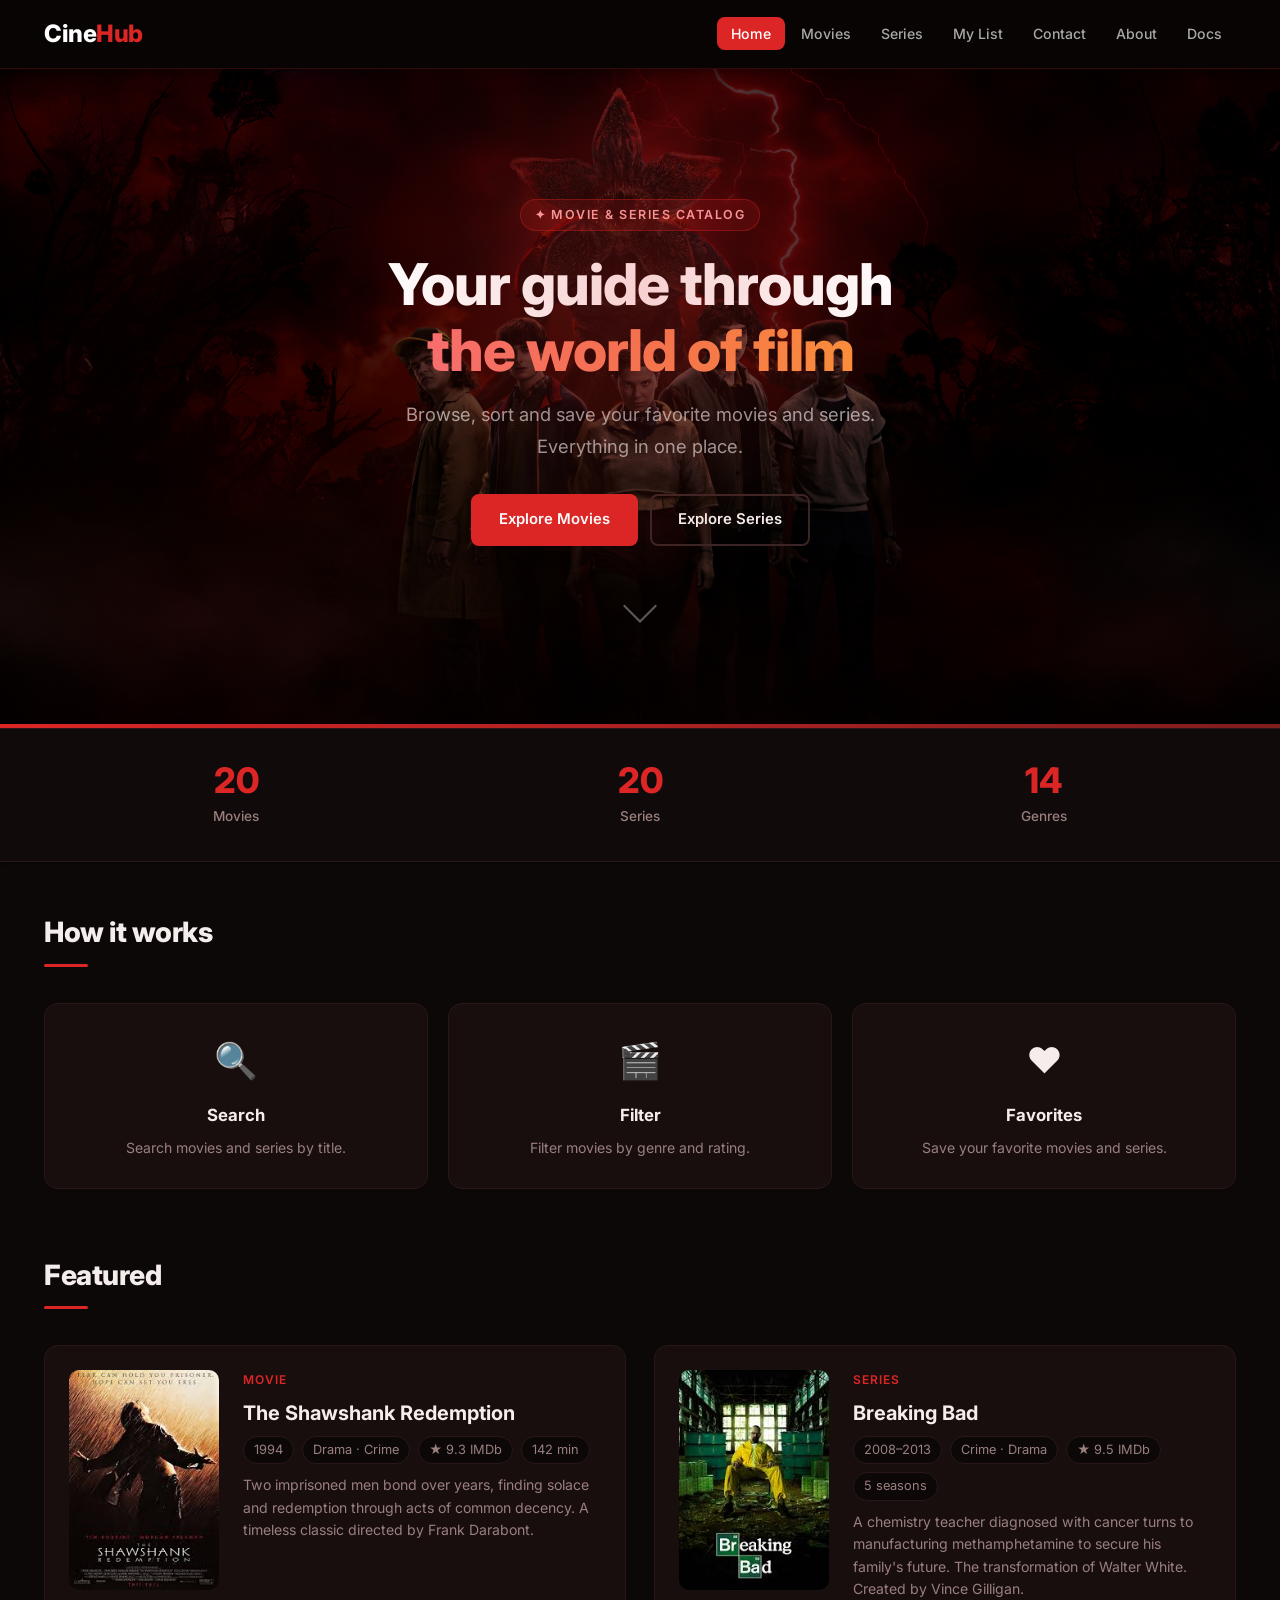
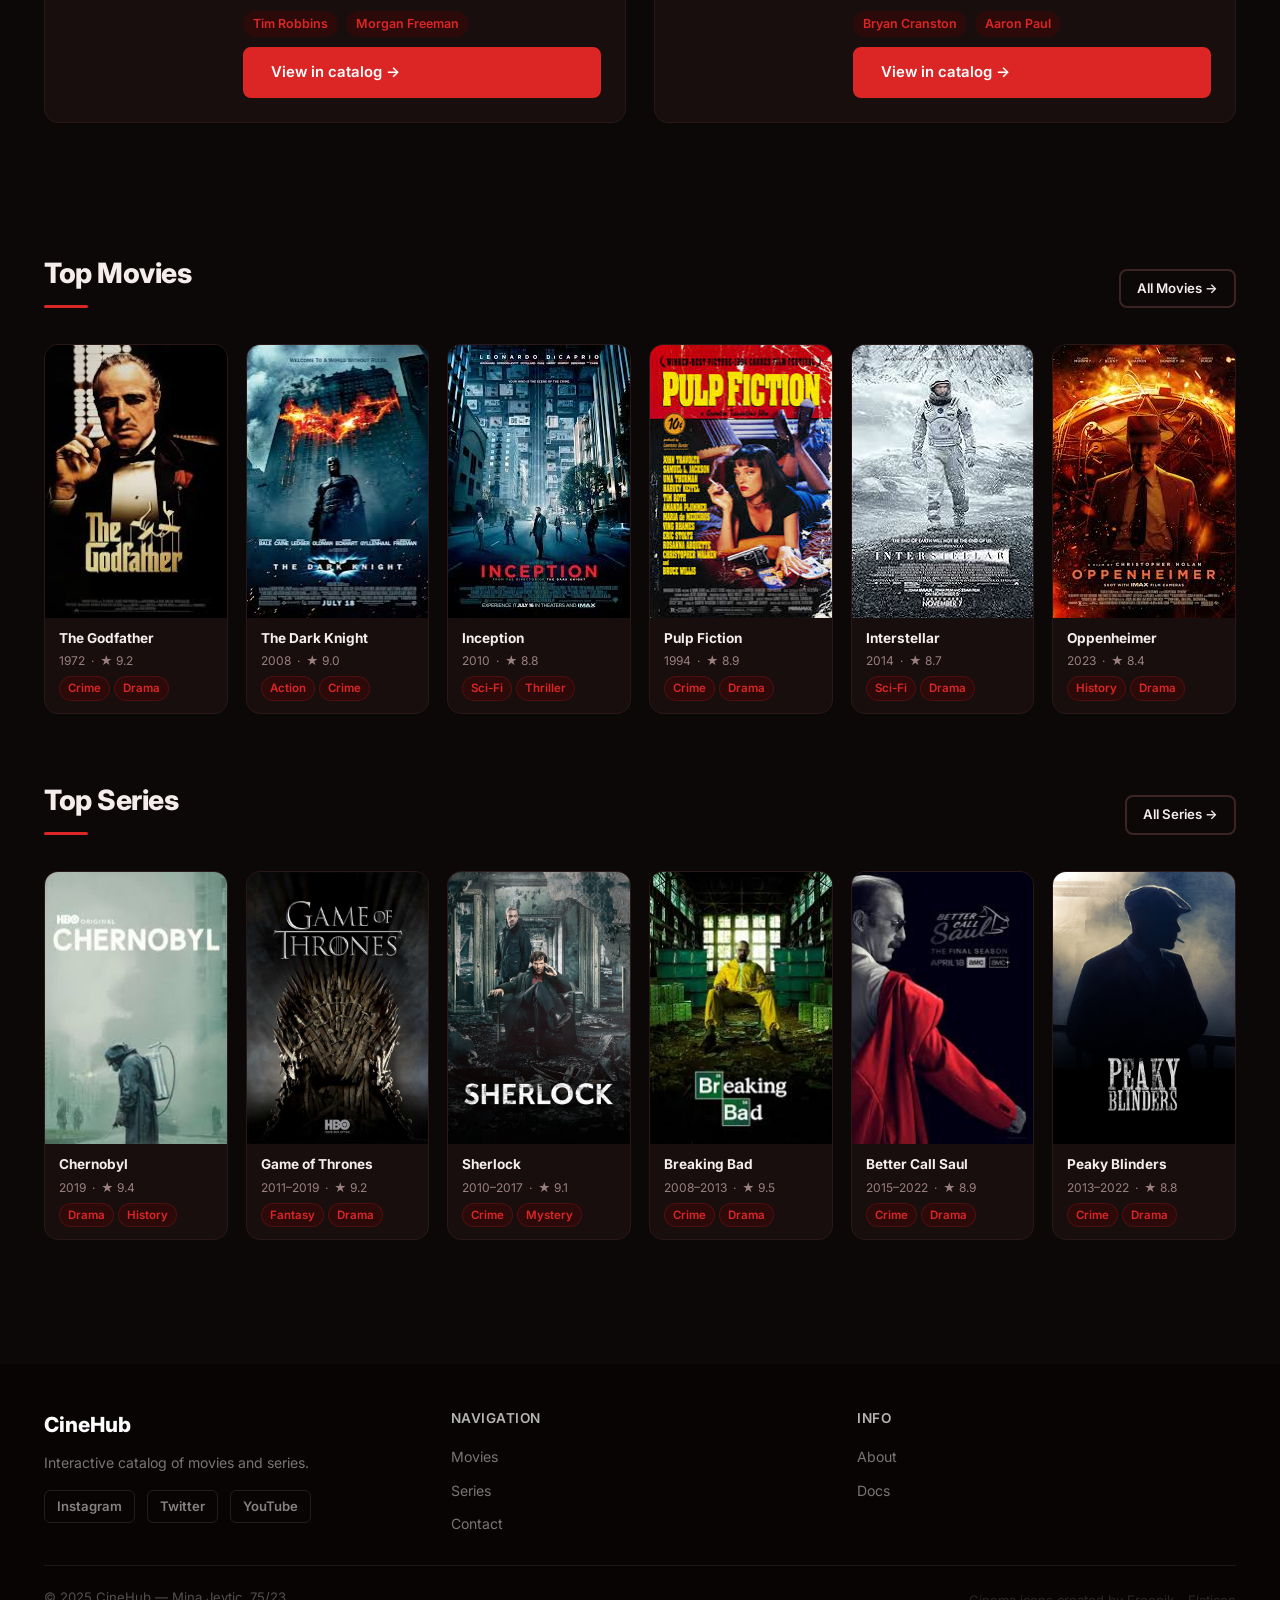
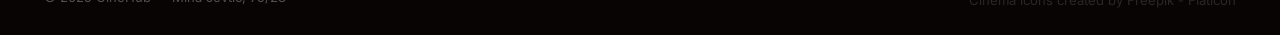
<file: index.html>
<!DOCTYPE html>
<html lang="en">
<head>
  <meta charset="UTF-8" />
  <meta name="viewport" content="width=device-width, initial-scale=1.0" />
  <title>CineHub – Your Guide to Movies &amp; Series</title>
  <meta name="description" content="CineHub is an interactive catalog of movies and series with sorting, filtering and favorites. Find what to watch tonight." />
  <meta name="keywords" content="movies, series, catalog, recommendations, CineHub, top movies, top series" />
  <meta name="author" content="Mina Jevtic" />
  <meta name="robots" content="index, follow" />
<meta property="og:title" content="CineHub – Your Guide to Movies &amp; Series" />
  <meta property="og:description" content="Interactive catalog of movies and series." />
  <meta property="og:type" content="website" />

  <link rel="icon" type="image/png" href="favicon.png" />
  <link rel="stylesheet" href="css/style.css" />
</head>
<body>

  <nav class="navbar">
    <div class="nav-inner">
      <a href="index.html" class="nav-logo">Cine<span>Hub</span></a>
      <ul class="nav-links" id="navLinks">
        <li><a href="index.html">Home</a></li>
        <li><a href="movies.html">Movies</a></li>
        <li><a href="series.html">Series</a></li>
        <li><a href="favorites.html">My List<span class="nav-fav-badge" id="navFavBadge"></span></a></li>
        <li><a href="contact.html">Contact</a></li>
        <li><a href="about.html">About</a></li>
        <li><a href="dokumentacija_CineHub.pdf" target="_blank">Docs</a></li>
      </ul>
      <button class="nav-hamburger" id="navHamburger">&#9776;</button>
    </div>
  </nav>


  <section class="hero" aria-label="Welcome">
    <div class="container">
      <div class="hero-eyebrow">✦ Movie &amp; Series Catalog</div>
      <h1 class="hero-title">
        Your guide through<br><span class="gradient-text">the world of film</span>
      </h1>
      <p class="hero-subtitle">
        Browse, sort and save your favorite movies and series. Everything in one place.
      </p>
      <div class="hero-buttons">
        <a href="movies.html" class="btn btn-primary">Explore Movies</a>
        <a href="series.html" class="btn btn-outline">Explore Series</a>
      </div>
      <div class="hero-scroll" aria-hidden="true">
        <div class="hero-scroll-arrow"></div>
      </div>
    </div>
  </section>

  <div class="stats-bar">
    <div class="container">
      <div class="stats-grid">
        <div class="stat-item">
          <span class="stat-number">20</span>
          <span class="stat-label">Movies</span>
        </div>
        <div class="stat-item">
          <span class="stat-number">20</span>
          <span class="stat-label">Series</span>
        </div>
        <div class="stat-item">
          <span class="stat-number">14</span>
          <span class="stat-label">Genres</span>
        </div>
      </div>
    </div>
  </div>


  <section class="section" style="padding-top:48px; padding-bottom:0" aria-label="How it works">
    <div class="container">
      <div class="section-header">
        <h2 class="section-title">How it works</h2>
      </div>
      <div class="features-grid">

        <div class="feature-card">
    <span class="feature-icon">🔍</span>
    <h3>Search</h3>
    <p>Search movies and series by title.</p>
</div>

<div class="feature-card">
    <span class="feature-icon">🎬</span>
    <h3>Filter</h3>
    <p>Filter movies by genre and rating.</p>
</div>

<div class="feature-card">
    <span class="feature-icon">❤️</span>
    <h3>Favorites</h3>
    <p>Save your favorite movies and series.</p>
</div>

      </div>
    </div>
  </section>


  <section class="section" aria-label="Featured">
    <div class="container">
      <div class="section-header">
        <h2 class="section-title">Featured</h2>
      </div>
      <div class="spotlight-grid">

        <article class="spotlight-card">
          <div class="spotlight-img-wrap">
            <img src="movies/The Shawshank Redemption.jpg"
                 alt="The Shawshank Redemption"
                 class="spotlight-img">
          </div>
          <div class="spotlight-info">
            <span class="spotlight-badge">Movie</span>
            <h3 class="spotlight-title">The Shawshank Redemption</h3>
            <div class="spotlight-meta">
              <span>1994</span>
              <span>Drama · Crime</span>
              <span>★ 9.3 IMDb</span>
              <span>142 min</span>
            </div>
            <p class="spotlight-desc">
              Two imprisoned men bond over years, finding solace and redemption through acts
              of common decency. A timeless classic directed by Frank Darabont.
            </p>
            <div class="spotlight-cast">
              <span>Tim Robbins</span>
              <span>Morgan Freeman</span>
            </div>
            <a href="movies.html" class="btn btn-primary">View in catalog →</a>
          </div>
        </article>

        <article class="spotlight-card">
          <div class="spotlight-img-wrap">
            <img src="series/breakingbad.jpg"
                 alt="Breaking Bad"
                 class="spotlight-img"  >
          </div>
          <div class="spotlight-info">
            <span class="spotlight-badge">Series</span>
            <h3 class="spotlight-title">Breaking Bad</h3>
            <div class="spotlight-meta">
              <span>2008–2013</span>
              <span>Crime · Drama</span>
              <span>★ 9.5 IMDb</span>
              <span>5 seasons</span>
            </div>
            <p class="spotlight-desc">
              A chemistry teacher diagnosed with cancer turns to manufacturing methamphetamine
              to secure his family's future. The transformation of Walter White. Created by Vince Gilligan.
            </p>
            <div class="spotlight-cast">
              <span>Bryan Cranston</span>
              <span>Aaron Paul</span>
            </div>
            <a href="series.html" class="btn btn-primary">View in catalog →</a>
          </div>
        </article>

      </div>
    </div>
  </section>

  <section class="section" aria-label="Top Movies">
    <div class="container">
      <div class="section-header">
        <h2 class="section-title">Top Movies</h2>
        <a href="movies.html" class="btn btn-outline btn-sm">All Movies →</a>
      </div>
      <div class="home-cards-grid">
        <article class="home-card">
          <div class="home-card-img-wrap">
            <img src="movies/The Godfather.jpg" alt="The Godfather">
          </div>
          <div class="home-card-body">
            <div class="home-card-title">The Godfather</div>
            <div class="home-card-meta">1972 &nbsp;·&nbsp; ★ 9.2</div>
            <div class="home-card-genres">
              <span class="genre-tag">Crime</span>
              <span class="genre-tag">Drama</span>
            </div>
          </div>
        </article>

        <article class="home-card">
          <div class="home-card-img-wrap">
            <img src="movies/The Dark Knight.jpg" alt="The Dark Knight">
          </div>
          <div class="home-card-body">
            <div class="home-card-title">The Dark Knight</div>
            <div class="home-card-meta">2008 &nbsp;·&nbsp; ★ 9.0</div>
            <div class="home-card-genres">
              <span class="genre-tag">Action</span>
              <span class="genre-tag">Crime</span>
            </div>
          </div>
        </article>

        <article class="home-card">
          <div class="home-card-img-wrap">
            <img src="movies/Inception.jpg" alt="Inception">
          </div>
          <div class="home-card-body">
            <div class="home-card-title">Inception</div>
            <div class="home-card-meta">2010 &nbsp;·&nbsp; ★ 8.8</div>
            <div class="home-card-genres">
              <span class="genre-tag">Sci-Fi</span>
              <span class="genre-tag">Thriller</span>
            </div>
          </div>
        </article>

        <article class="home-card">
          <div class="home-card-img-wrap">
            <img src="movies/Pulp Fiction.jpg" alt="Pulp Fiction">

          </div>
          <div class="home-card-body">
            <div class="home-card-title">Pulp Fiction</div>
            <div class="home-card-meta">1994 &nbsp;·&nbsp; ★ 8.9</div>
            <div class="home-card-genres">
              <span class="genre-tag">Crime</span>
              <span class="genre-tag">Drama</span>
            </div>
          </div>
        </article>

        <article class="home-card">
          <div class="home-card-img-wrap">
            <img src="movies/Interstellar.jpg" alt="Interstellar">
          </div>
          <div class="home-card-body">
            <div class="home-card-title">Interstellar</div>
            <div class="home-card-meta">2014 &nbsp;·&nbsp; ★ 8.7</div>
            <div class="home-card-genres">
              <span class="genre-tag">Sci-Fi</span>
              <span class="genre-tag">Drama</span>
            </div>
          </div>
        </article>

        <article class="home-card">
          <div class="home-card-img-wrap">
            <img src="movies/Oppenheimer.jpg" alt="Oppenheimer">
          </div>
          <div class="home-card-body">
            <div class="home-card-title">Oppenheimer</div>
            <div class="home-card-meta">2023 &nbsp;·&nbsp; ★ 8.4</div>
            <div class="home-card-genres">
              <span class="genre-tag">History</span>
              <span class="genre-tag">Drama</span>
            </div>
          </div>
        </article>

      </div>
    </div>
  </section>

  <section class="section" style="padding-top:0" aria-label="Top Series">
    <div class="container">
      <div class="section-header">
        <h2 class="section-title">Top Series</h2>
        <a href="series.html" class="btn btn-outline btn-sm">All Series →</a>
      </div>
      <div class="home-cards-grid">

        <article class="home-card">
          <div class="home-card-img-wrap">
            <img src="series/Chernobyl.jpg" alt="Chernobyl">
          </div>
          <div class="home-card-body">
            <div class="home-card-title">Chernobyl</div>
            <div class="home-card-meta">2019 &nbsp;·&nbsp; ★ 9.4</div>
            <div class="home-card-genres">
              <span class="genre-tag">Drama</span>
              <span class="genre-tag">History</span>
            </div>
          </div>
        </article>

        <article class="home-card">
          <div class="home-card-img-wrap">
            <img src="series/got.jpg" alt="Game of Thrones">
            <div class="home-card-initials">GT</div>
          </div>
          <div class="home-card-body">
            <div class="home-card-title">Game of Thrones</div>
            <div class="home-card-meta">2011–2019 &nbsp;·&nbsp; ★ 9.2</div>
            <div class="home-card-genres">
              <span class="genre-tag">Fantasy</span>
              <span class="genre-tag">Drama</span>
            </div>
          </div>
        </article>

        <article class="home-card">
          <div class="home-card-img-wrap">
            <img src="series/Sherlock.jpg" alt="Sherlock">
            <div class="home-card-initials">SH</div>
          </div>
          <div class="home-card-body">
            <div class="home-card-title">Sherlock</div>
            <div class="home-card-meta">2010–2017 &nbsp;·&nbsp; ★ 9.1</div>
            <div class="home-card-genres">
              <span class="genre-tag">Crime</span>
              <span class="genre-tag">Mystery</span>
            </div>
          </div>
        </article>

        <article class="home-card">
          <div class="home-card-img-wrap">
            <img src="series/breakingbad.jpg" alt="Breaking Bad">
          </div>
          <div class="home-card-body">
            <div class="home-card-title">Breaking Bad</div>
            <div class="home-card-meta">2008–2013 &nbsp;·&nbsp; ★ 9.5</div>
            <div class="home-card-genres">
              <span class="genre-tag">Crime</span>
              <span class="genre-tag">Drama</span>
            </div>
          </div>
        </article>

        <article class="home-card">
          <div class="home-card-img-wrap">
            <img src="series/Better Call Saul.jpg" alt="Better Call Saul">

          </div>
          <div class="home-card-body">
            <div class="home-card-title">Better Call Saul</div>
            <div class="home-card-meta">2015–2022 &nbsp;·&nbsp; ★ 8.9</div>
            <div class="home-card-genres">
              <span class="genre-tag">Crime</span>
              <span class="genre-tag">Drama</span>
            </div>
          </div>
        </article>

        <article class="home-card">
          <div class="home-card-img-wrap">
            <img src="series/Peaky Blinders.jpg" alt="Peaky Blinders">
          </div>
          <div class="home-card-body">
            <div class="home-card-title">Peaky Blinders</div>
            <div class="home-card-meta">2013–2022 &nbsp;·&nbsp; ★ 8.8</div>
            <div class="home-card-genres">
              <span class="genre-tag">Crime</span>
              <span class="genre-tag">Drama</span>
            </div>
          </div>
        </article>
      </div>
    </div>
  </section>


  <footer class="footer" role="contentinfo">
    <div class="container">
      <div class="footer-grid">
        <div class="footer-brand">
          <div class="footer-logo">CineHub</div>
          <p>Interactive catalog of movies and series.</p>
          <div class="footer-social">
            <a href="#">Instagram</a>
            <a href="#">Twitter</a>
            <a href="#">YouTube</a>
          </div>
        </div>
        <div class="footer-col">
          <h4>Navigation</h4>
          <ul>
            <li><a href="movies.html">Movies</a></li>
            <li><a href="series.html">Series</a></li>
            <li><a href="contact.html">Contact</a></li>
          </ul>
        </div>
        <div class="footer-col">
          <h4>Info</h4>
          <ul>
            <li><a href="about.html">About</a></li>
            <li><a href="dokumentacija_CineHub.pdf" target="_blank">Docs</a></li>
          </ul>
        </div>
      </div>
      <div class="footer-bottom">
        <p>© 2025 CineHub — Mina Jevtic, 75/23</p>
        <p class="footer-attr"><a href="https://www.flaticon.com/free-icons/cinema" title="cinema icons" target="_blank" rel="noopener">Cinema icons created by Freepik - Flaticon</a></p>
      </div>
    </div>
  </footer>

  <div id="toast-container" role="region" aria-live="polite"></div>

  <script src="https://cdnjs.cloudflare.com/ajax/libs/jquery/3.7.1/jquery.min.js"></script>
  <script src="js/main.js"></script>
</body>
</html>
</file>
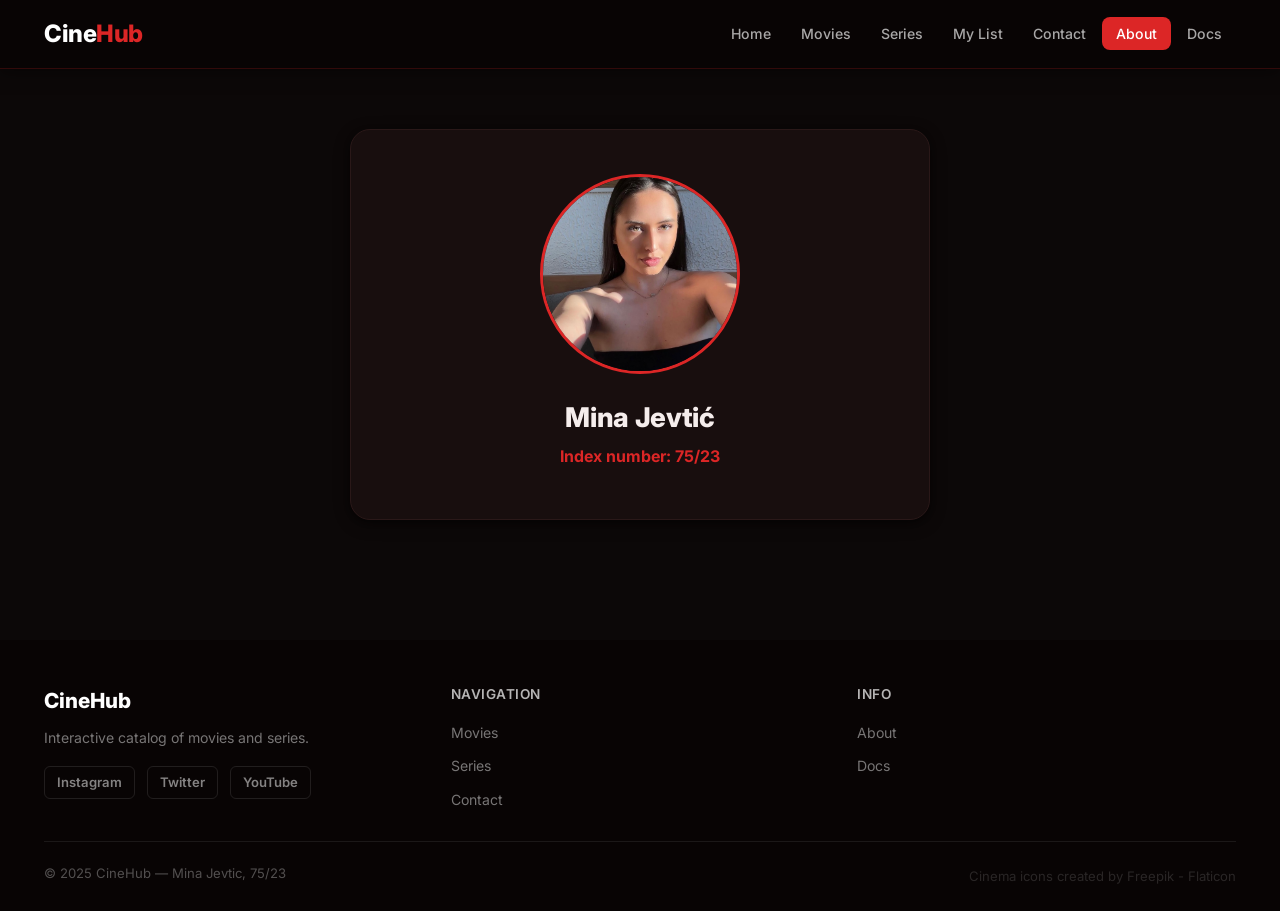
<file: about.html>
<!DOCTYPE html>
<html lang="en">

<head>
  <meta charset="UTF-8" />
  <meta name="viewport" content="width=device-width, initial-scale=1.0" />
  <title>About – CineHub</title>
  <meta name="description" content="About the author of CineHub – Mina Jevtic, Web Programming 2 student." />
  <meta name="keywords" content="about, Mina Jevtic, CineHub, web programming" />
  <meta name="author" content="Mina Jevtic" />
  <meta name="robots" content="index, follow" />

  <link rel="icon" type="image/png" href="favicon.png" />
  <link rel="stylesheet" href="css/style.css" />
</head>

<body>

  <nav class="navbar">
    <div class="nav-inner">
      <a href="index.html" class="nav-logo">Cine<span>Hub</span></a>
      <ul class="nav-links" id="navLinks">
        <li><a href="index.html">Home</a></li>
        <li><a href="movies.html">Movies</a></li>
        <li><a href="series.html">Series</a></li>
        <li><a href="favorites.html">My List<span class="nav-fav-badge" id="navFavBadge"></span></a></li>
        <li><a href="contact.html">Contact</a></li>
        <li><a href="about.html">About</a></li>
        <li><a href="dokumentacija_CineHub.pdf" target="_blank">Docs</a></li>
      </ul>
      <button class="nav-hamburger" id="navHamburger">&#9776;</button>
    </div>
  </nav>


  <main class="about-page">
    <div class="container">
    <div class="author-card">
    <div class="author-avatar">
        <img src="author.jpg" alt="Mina Jevtic">
    </div>
    <h1 class="author-name">Mina Jevtić</h1>
    <p class="author-index">
        Index number: <strong>75/23</strong>
    </p>
</div>

    </div>
  </main>
  <footer class="footer" role="contentinfo">
    <div class="container">
      <div class="footer-grid">
        <div class="footer-brand">
          <div class="footer-logo">CineHub</div>
          <p>Interactive catalog of movies and series.</p>
          <div class="footer-social">
            <a href="#">Instagram</a>
            <a href="#">Twitter</a>
            <a href="#">YouTube</a>
          </div>
        </div>
        <div class="footer-col">
          <h4>Navigation</h4>
          <ul>
            <li><a href="movies.html">Movies</a></li>
            <li><a href="series.html">Series</a></li>
            <li><a href="contact.html">Contact</a></li>
          </ul>
        </div>
        <div class="footer-col">
          <h4>Info</h4>
          <ul>
            <li><a href="about.html">About</a></li>
            <li><a href="dokumentacija_CineHub.pdf" target="_blank">Docs</a></li>
          </ul>
        </div>
      </div>
      <div class="footer-bottom">
        <p>© 2025 CineHub — Mina Jevtic, 75/23</p>
        <p class="footer-attr"><a href="https://www.flaticon.com/free-icons/cinema" title="cinema icons" target="_blank" rel="noopener">Cinema icons created by Freepik - Flaticon</a></p>
      </div>
    </div>
  </footer>

  <div id="toast-container" role="region" aria-live="polite"></div>

  <script src="https://cdnjs.cloudflare.com/ajax/libs/jquery/3.7.1/jquery.min.js"></script>
  <script src="js/main.js"></script>
</body>

</html>
</file>
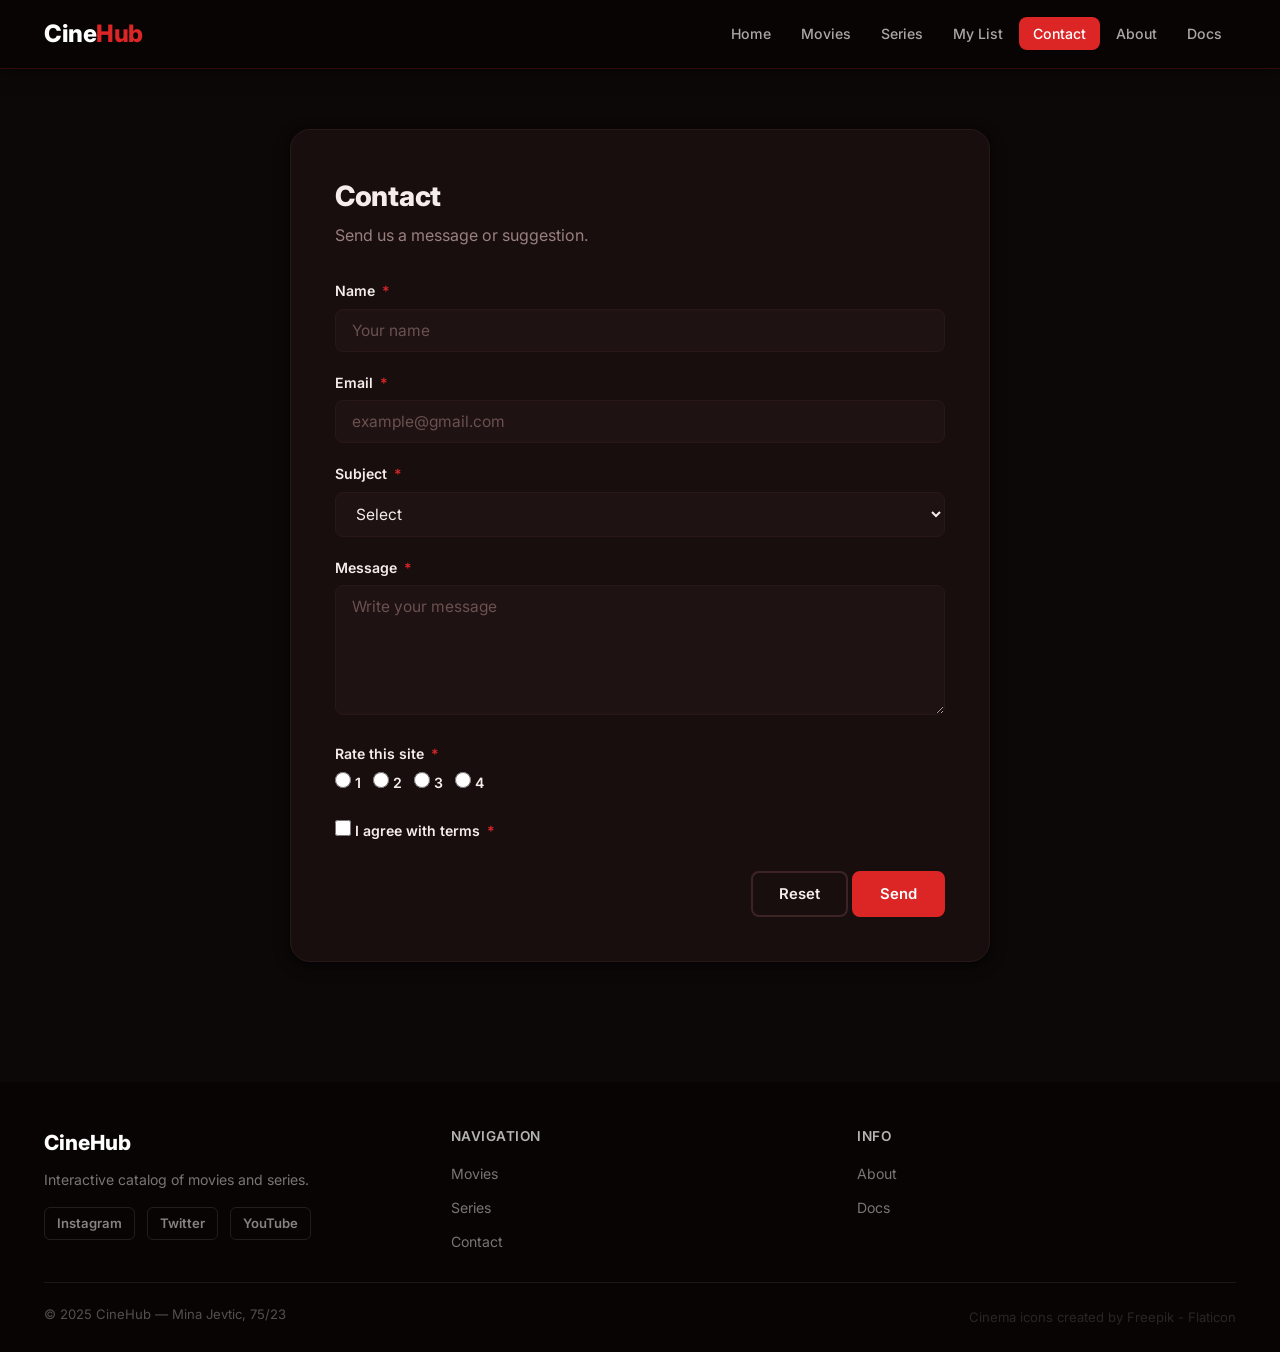
<file: contact.html>
<!DOCTYPE html>
<html lang="en">

<head>
  <meta charset="UTF-8" />
  <meta name="viewport" content="width=device-width, initial-scale=1.0" />
  <title>Contact – CineHub</title>
  <meta name="description" content="Contact the CineHub team. Send us a message, suggestion or question." />
  <meta name="keywords" content="contact, CineHub, message, suggestion" />
  <meta name="author" content="Mina Jevtic" />
  <meta name="robots" content="index, follow" />
  <link rel="icon" type="image/png" href="favicon.png" />
  <link rel="stylesheet" href="css/style.css" />
</head>

<body>

  <nav class="navbar">
    <div class="nav-inner">
      <a href="index.html" class="nav-logo">Cine<span>Hub</span></a>
      <ul class="nav-links" id="navLinks">
        <li><a href="index.html">Home</a></li>
        <li><a href="movies.html">Movies</a></li>
        <li><a href="series.html">Series</a></li>
        <li><a href="favorites.html">My List<span class="nav-fav-badge" id="navFavBadge"></span></a></li>
        <li><a href="contact.html">Contact</a></li>
        <li><a href="about.html">About</a></li>
        <li><a href="dokumentacija_CineHub.pdf" target="_blank">Docs</a></li>
      </ul>
      <button class="nav-hamburger" id="navHamburger">&#9776;</button>
    </div>
  </nav>


  <main class="form-page">
    <div class="container">
      <div class="form-container">
        <h1>Contact</h1>
        <p class="form-subtitle">
          Send us a message or suggestion.
        </p>

        <form id="contactForm" novalidate autocomplete="off">
          <div class="form-group">
            <label for="name">
              Name <span class="required">*</span>
            </label>

            <input type="text" class="form-control" id="name" name="name" placeholder="Your name" maxlength="60">
            <span class="field-error" id="nameError"></span>
          </div>

          <div class="form-group">
            <label for="email">
              Email <span class="required">*</span>
            </label>
            <input type="email" class="form-control" id="email" name="email" placeholder="example@gmail.com"
              maxlength="100">
            <span class="field-error" id="emailError"></span>
          </div>

          <div class="form-group">
            <label for="subject">
              Subject <span class="required">*</span>
            </label>

            <select class="form-control" id="subject" name="subject">
              <option value="">Select</option>
              <option value="movie">Movie suggestion</option>
              <option value="bug">Bug report</option>
              <option value="other">Other</option>

            </select>
            <span class="field-error" id="subjectError"></span>
          </div>

          <div class="form-group">
            <label for="message">
              Message <span class="required">*</span>
            </label>
            <textarea class="form-control" id="message" name="message" placeholder="Write your message" maxlength="1000"></textarea>
            <span class="field-error" id="messageError"></span>
          </div>

          <div class="form-group">

            <label>
              Rate this site <span class="required">*</span>
            </label>

            <div class="radio-group">
              <label class="radio-item">
                <input type="radio" name="rating" value="1">
                1
              </label>
              <label class="radio-item">
                <input type="radio" name="rating" value="2">
                2
              </label>
              <label class="radio-item">
                <input type="radio" name="rating" value="3">
                3
              </label>
              <label class="radio-item">
                <input type="radio" name="rating" value="4">
                4
              </label>
            </div>
            <span class="field-error" id="ratingError"></span>
          </div>

          <div class="form-group">
            <label class="checkbox-single">
              <input type="checkbox" name="terms" id="termsCheckbox">
              I agree with terms
              <span class="required">*</span>
            </label>
            <span class="field-error" id="termsError"></span>
          </div>

          <div class="submit-btn-wrapper">
            <button type="button" class="btn btn-outline" id="resetFormBtn">
              Reset
            </button>
            <button type="submit" class="btn btn-primary">
              Send
            </button>
          </div>
        </form>
      </div>
    </div>
  </main>

  <footer class="footer" role="contentinfo">
    <div class="container">
      <div class="footer-grid">
        <div class="footer-brand">
          <div class="footer-logo">CineHub</div>
          <p>Interactive catalog of movies and series.</p>
          <div class="footer-social">
            <a href="#">Instagram</a>
            <a href="#">Twitter</a>
            <a href="#">YouTube</a>
          </div>
        </div>
        <div class="footer-col">
          <h4>Navigation</h4>
          <ul>
            <li><a href="movies.html">Movies</a></li>
            <li><a href="series.html">Series</a></li>
            <li><a href="contact.html">Contact</a></li>
          </ul>
        </div>
        <div class="footer-col">
          <h4>Info</h4>
          <ul>
            <li><a href="about.html">About</a></li>
            <li><a href="dokumentacija_CineHub.pdf" target="_blank">Docs</a></li>
          </ul>
        </div>
      </div>
      <div class="footer-bottom">
        <p>© 2025 CineHub — Mina Jevtic, 75/23</p>
        <p class="footer-attr"><a href="https://www.flaticon.com/free-icons/cinema" title="cinema icons" target="_blank" rel="noopener">Cinema icons created by Freepik - Flaticon</a></p>
      </div>
    </div>
  </footer>

  <div id="toast-container" role="region" aria-live="polite"></div>
  <script src="https://cdnjs.cloudflare.com/ajax/libs/jquery/3.7.1/jquery.min.js"></script>
  <script src="js/main.js"></script>
  <script src="js/form.js"></script>
</body>

</html>
</file>
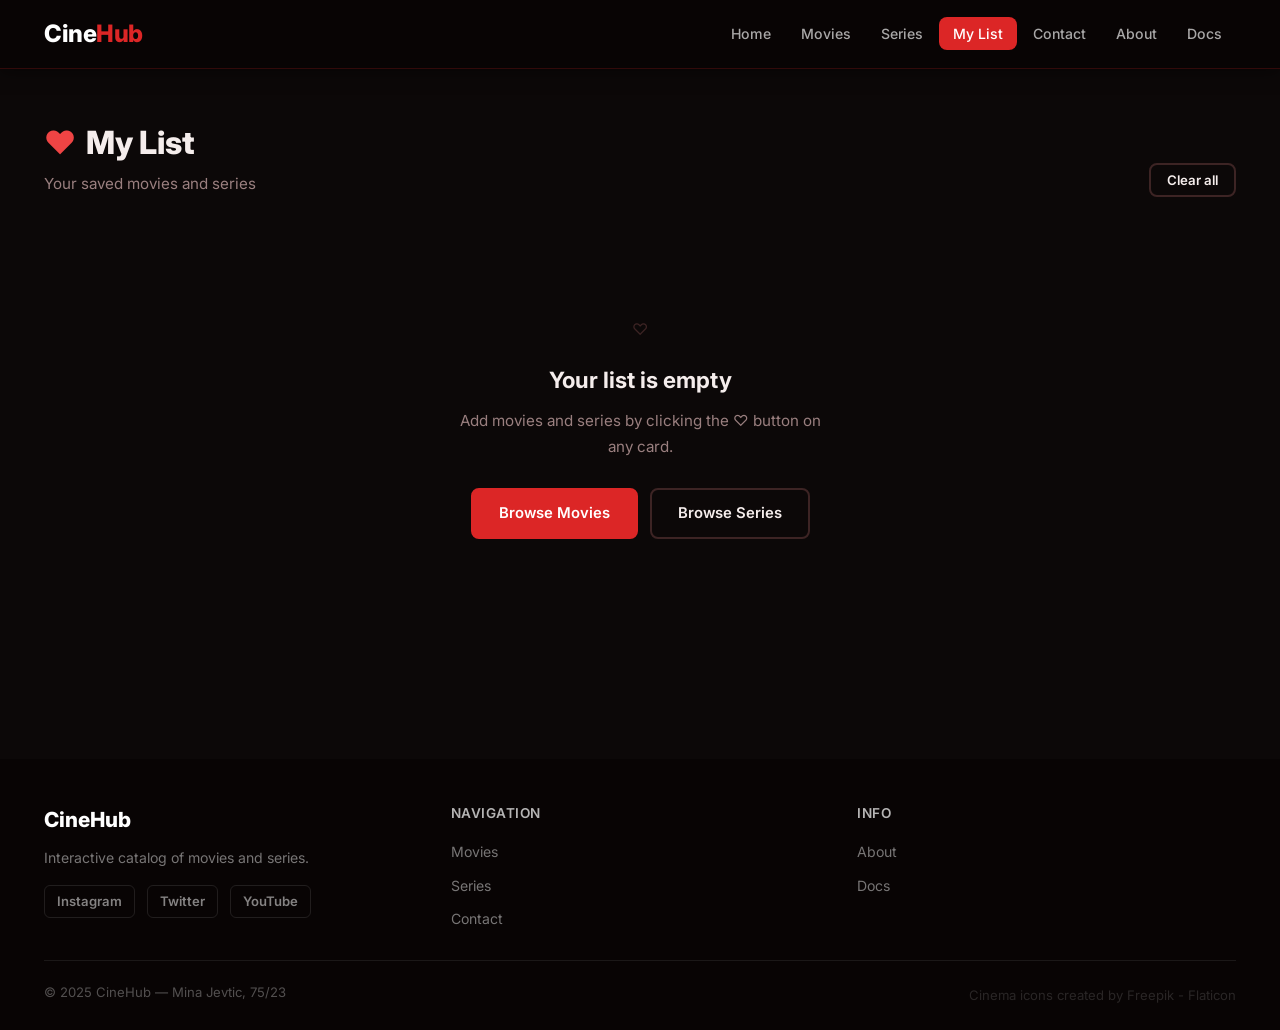
<file: favorites.html>
<!DOCTYPE html>
<html lang="en">
<head>
  <meta charset="UTF-8" />
  <meta name="viewport" content="width=device-width, initial-scale=1.0" />
  <title>My List – CineHub</title>
  <meta name="description" content="Your saved movies and series on CineHub." />
  <meta name="keywords" content="favorites, my list, CineHub" />
  <meta name="author" content="Mina Jevtic" />
  <link rel="icon" type="image/png" href="favicon.png" />
  <link rel="stylesheet" href="css/style.css" />
</head>
<body>

  <nav class="navbar">
    <div class="nav-inner">
      <a href="index.html" class="nav-logo">Cine<span>Hub</span></a>
      <ul class="nav-links" id="navLinks">
        <li><a href="index.html">Home</a></li>
        <li><a href="movies.html">Movies</a></li>
        <li><a href="series.html">Series</a></li>
        <li><a href="favorites.html">My List<span class="nav-fav-badge" id="navFavBadge"></span></a></li>
        <li><a href="contact.html">Contact</a></li>
        <li><a href="about.html">About</a></li>
        <li><a href="dokumentacija_CineHub.pdf" target="_blank">Docs</a></li>
      </ul>
      <button class="nav-hamburger" id="navHamburger">&#9776;</button>
    </div>
  </nav>

  <main class="favorites-page">
    <div class="container">

      <div class="fav-page-header">
        <div>
          <h1><span class="fav-heart">&#x2665;</span> My List</h1>
          <p>Your saved movies and series</p>
        </div>
        <button class="btn btn-outline btn-sm" id="clearAllBtn">Clear all</button>
      </div>

      <div class="fav-section" id="favMoviesSection">
        <div class="fav-section-title">
          <h2>Movies</h2>
          <span class="fav-section-count" id="favMoviesCount">0</span>
        </div>
        <div class="cards-grid" id="favMoviesGrid" role="list"></div>
      </div>

      <div class="fav-section" id="favSeriesSection">
        <div class="fav-section-title">
          <h2>Series</h2>
          <span class="fav-section-count" id="favSeriesCount">0</span>
        </div>
        <div class="cards-grid" id="favSeriesGrid" role="list"></div>
      </div>

      <div class="fav-empty" id="favEmpty" style="display:none">
        <div class="fav-empty-icon">&#9825;</div>
        <h3>Your list is empty</h3>
        <p>Add movies and series by clicking the &#9825; button on any card.</p>
        <div class="fav-empty-btns">
          <a href="movies.html" class="btn btn-primary">Browse Movies</a>
          <a href="series.html" class="btn btn-outline">Browse Series</a>
        </div>
      </div>

    </div>
  </main>

  <div class="confirm-backdrop" id="confirmModal" role="dialog" aria-modal="true" aria-labelledby="confirmMsg">
    <div class="confirm-box">
      <p id="confirmMsg">Remove all items from your list?</p>
      <div class="confirm-btns">
        <button class="btn btn-outline btn-sm" id="confirmCancel">Cancel</button>
        <button class="btn btn-primary btn-sm" id="confirmOk">Remove all</button>
      </div>
    </div>
  </div>

  <div class="modal-backdrop" id="itemModal" role="dialog" aria-modal="true" aria-labelledby="modalTitle">
    <div class="modal">
      <div class="modal-header">
        <h3 class="modal-title" id="modalTitle">Details</h3>
        <button class="modal-close" id="modalClose" aria-label="Close">&#x2715;</button>
      </div>
      <div class="modal-body" id="modalBody"></div>
    </div>
  </div>

  <footer class="footer" role="contentinfo">
    <div class="container">
      <div class="footer-grid">
        <div class="footer-brand">
          <div class="footer-logo">CineHub</div>
          <p>Interactive catalog of movies and series.</p>
          <div class="footer-social">
            <a href="#">Instagram</a>
            <a href="#">Twitter</a>
            <a href="#">YouTube</a>
          </div>
        </div>
        <div class="footer-col">
          <h4>Navigation</h4>
          <ul>
            <li><a href="movies.html">Movies</a></li>
            <li><a href="series.html">Series</a></li>
            <li><a href="contact.html">Contact</a></li>
          </ul>
        </div>
        <div class="footer-col">
          <h4>Info</h4>
          <ul>
            <li><a href="about.html">About</a></li>
            <li><a href="dokumentacija_CineHub.pdf" target="_blank">Docs</a></li>
          </ul>
        </div>
      </div>
      <div class="footer-bottom">
        <p>&copy; 2025 CineHub &mdash; Mina Jevtic, 75/23</p>
        <p class="footer-attr"><a href="https://www.flaticon.com/free-icons/cinema" title="cinema icons" target="_blank" rel="noopener">Cinema icons created by Freepik - Flaticon</a></p>
      </div>
    </div>
  </footer>

  <div id="toast-container" role="region" aria-live="polite"></div>

  <script src="https://cdnjs.cloudflare.com/ajax/libs/jquery/3.7.1/jquery.min.js"></script>
  <script src="js/main.js"></script>
  <script src="js/catalog.js"></script>
  <script>

    let favMovies = [];
    let favSeries = [];

    $(document).ready(function () {

      const favMovieIds = lsLoad(LS_KEYS.favMovies) || [];
      const favSeriesIds = lsLoad(LS_KEYS.favSeries) || [];

      if (favMovieIds.length === 0 && favSeriesIds.length === 0) {
        $('#favMoviesSection, #favSeriesSection').hide();
        $('#favEmpty').show();
        return;
      }

      if (favMovieIds.length === 0) { $('#favMoviesSection').hide(); }
      if (favSeriesIds.length === 0) { $('#favSeriesSection').hide(); }

      if (favMovieIds.length > 0) {
        $.ajax({
          url: DATA_URLS.movies,
          type: 'GET',
          dataType: 'json',
          success: function (d) {
            for (let i = 0; i < d.movies.length; i++) {
              for (let j = 0; j < favMovieIds.length; j++) {
                if (d.movies[i].id == favMovieIds[j]) {
                  favMovies.push(d.movies[i]);
                  break;
                }
              }
            }
            renderGrid(favMovies, 'movie', '#favMoviesGrid', '#favMoviesCount');
          }
        });
      }

      if (favSeriesIds.length > 0) {
        $.ajax({
          url: DATA_URLS.series,
          type: 'GET',
          dataType: 'json',
          success: function (d) {
            for (let i = 0; i < d.series.length; i++) {
              for (let j = 0; j < favSeriesIds.length; j++) {
                if (d.series[i].id == favSeriesIds[j]) {
                  favSeries.push(d.series[i]);
                  break;
                }
              }
            }
            renderGrid(favSeries, 'series', '#favSeriesGrid', '#favSeriesCount');
          }
        });
      }

      $(document).on('click', '.btn-details', function () {
        const id = $(this).data('id');
        if ($(this).closest('#favMoviesGrid').length) {
          contentType = 'movie';
          allItems = favMovies;
        } else {
          contentType = 'series';
          allItems = favSeries;
        }
        openModal(id);
      });

      $(document).on('click', '.btn-fav', function () {
        const id = $(this).data('id');
        const isMovie = $(this).closest('#favMoviesGrid').length > 0;
        const type = isMovie ? 'movie' : 'series';
        const key = isMovie ? LS_KEYS.favMovies : LS_KEYS.favSeries;

        const list = lsLoad(key) || [];
        const newList = [];
        for (let i = 0; i < list.length; i++) {
          if (list[i] != id) { newList.push(list[i]); }
        }
        lsSave(key, newList);

        if (isMovie) {
          const tmp = [];
          for (let i = 0; i < favMovies.length; i++) {
            if (favMovies[i].id != id) { tmp.push(favMovies[i]); }
          }
          favMovies = tmp;
        } else {
          const tmp = [];
          for (let i = 0; i < favSeries.length; i++) {
            if (favSeries[i].id != id) { tmp.push(favSeries[i]); }
          }
          favSeries = tmp;
        }

        $(this).closest('.card').fadeOut(300, function () {
          $(this).remove();
          checkEmpty();
          updateBadge();
        });

        showToast('Removed from favorites.', 'info');
      });

      $('#clearAllBtn').on('click', function () {
        $('#confirmModal').addClass('open');
        $('body').css('overflow', 'hidden');
      });

      $('#confirmCancel').on('click', function () {
        $('#confirmModal').removeClass('open');
        $('body').css('overflow', '');
      });

      $('#confirmOk').on('click', function () {
        $('#confirmModal').removeClass('open');
        $('body').css('overflow', '');
        lsSave(LS_KEYS.favMovies, []);
        lsSave(LS_KEYS.favSeries, []);
        favMovies = [];
        favSeries = [];
        $('#favMoviesSection, #favSeriesSection').fadeOut(200);
        setTimeout(function () { $('#favEmpty').fadeIn(300); }, 220);
        $('#navFavBadge').text('').removeClass('visible');
        showToast('List cleared.', 'info');
      });

      $('#modalClose').on('click', function () {
        $('#itemModal').removeClass('open');
        $('body').css('overflow', '');
      });

      $('#itemModal').on('click', function (e) {
        if (e.target === this) {
          $('#itemModal').removeClass('open');
          $('body').css('overflow', '');
        }
      });

    });

    function renderGrid(items, type, gridId, countId) {
      contentType = type;
      allItems = items;
      $(countId).text(items.length);
      let html = '';
      for (let i = 0; i < items.length; i++) {
        html += buildCard(items[i]);
      }
      $(gridId).html(html);
    }

    function checkEmpty() {
      const moviesLeft = $('#favMoviesGrid .card').length;
      const seriesLeft = $('#favSeriesGrid .card').length;
      if (moviesLeft === 0) { $('#favMoviesSection').hide(); }
      if (seriesLeft === 0) { $('#favSeriesSection').hide(); }
      if (moviesLeft === 0 && seriesLeft === 0) {
        $('#favEmpty').fadeIn(300);
      }
    }

    function updateBadge() {
      const total = (lsLoad(LS_KEYS.favMovies) || []).length +
                    (lsLoad(LS_KEYS.favSeries) || []).length;
      if (total > 0) {
        $('#navFavBadge').text(total).addClass('visible');
      } else {
        $('#navFavBadge').text('').removeClass('visible');
      }
    }

  </script>
</body>
</html>
</file>
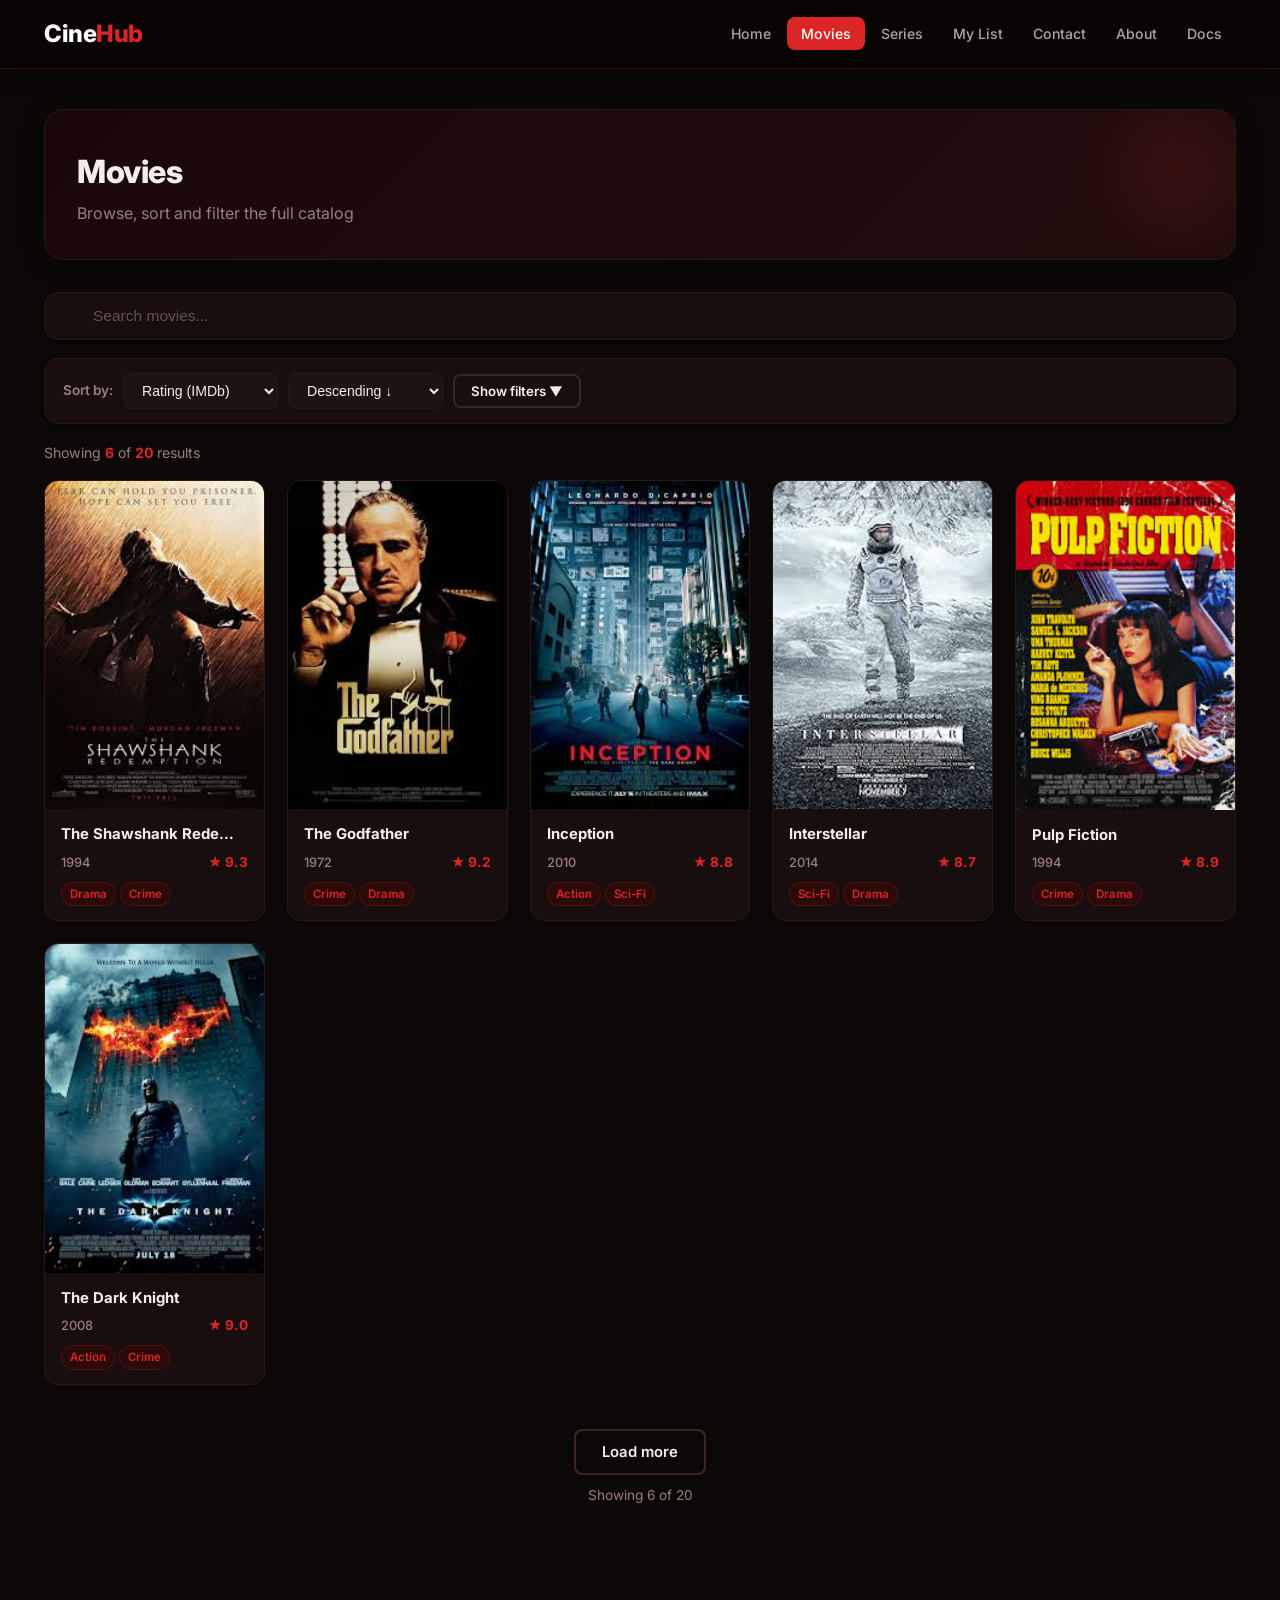
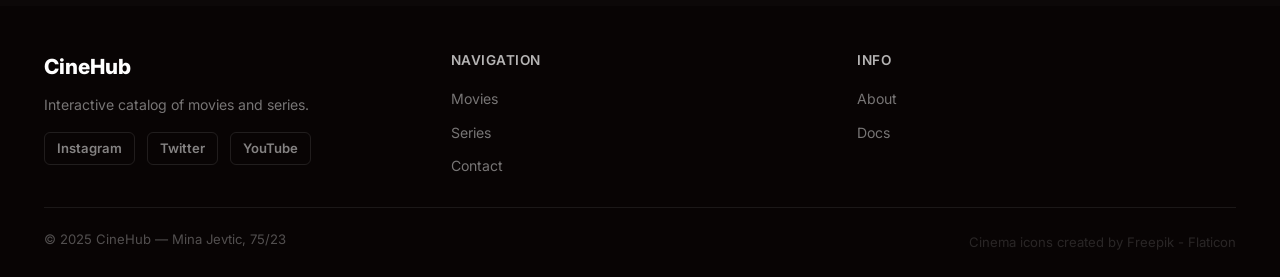
<file: movies.html>
<!DOCTYPE html>
<html lang="en">

<head>
  <meta charset="UTF-8" />
  <meta name="viewport" content="width=device-width, initial-scale=1.0" />
  <title>Movies – CineHub</title>
  <meta name="description"
    content="Browse, sort and filter the full movie catalog on CineHub. Find movies by genre and IMDb rating." />
  <meta name="keywords" content="movies, top movies, action, drama, sci-fi, IMDb, CineHub" />
  <meta name="author" content="Mina Jevtic" />
  <meta name="robots" content="index, follow" />

  <link rel="icon" type="image/png" href="favicon.png" />
  <link rel="stylesheet" href="css/style.css" />
</head>

<body>

  <nav class="navbar">
    <div class="nav-inner">
      <a href="index.html" class="nav-logo">Cine<span>Hub</span></a>
      <ul class="nav-links" id="navLinks">
        <li><a href="index.html">Home</a></li>
        <li><a href="movies.html">Movies</a></li>
        <li><a href="series.html">Series</a></li>
        <li><a href="favorites.html">My List<span class="nav-fav-badge" id="navFavBadge"></span></a></li>
        <li><a href="contact.html">Contact</a></li>
        <li><a href="about.html">About</a></li>
        <li><a href="dokumentacija_CineHub.pdf" target="_blank">Docs</a></li>
      </ul>
      <button class="nav-hamburger" id="navHamburger">&#9776;</button>
    </div>
  </nav>

  <main class="catalog-page">
    <div class="container">
      <div class="catalog-header">
        <h1>Movies</h1>
        <p>Browse, sort and filter the full catalog</p>
      </div>

      <div class="search-bar">

        <input type="text" id="searchInput" placeholder="Search movies...">

      </div>
      <div class="controls-row">
        <label for="sortField">Sort by:</label>
        <select class="select-control" id="sortField" aria-label="Sort field">
          <option value="rating">Rating (IMDb)</option>
          <option value="year">Year</option>
          <option value="title">Title (A–Z)</option>
          <option value="duration">Duration</option>
        </select>

        <select class="select-control" id="sortOrder" aria-label="Sort order">
          <option value="desc">Descending ↓</option>
          <option value="asc">Ascending ↑</option>
        </select>

        <button class="btn btn-outline btn-sm" id="filterToggleBtn">Show filters ▼</button>
      </div>


      <div class="filter-panel" id="filterPanel" aria-label="Filter panel">
        <div class="filter-grid">

          <div class="filter-group">
            <label>Genre</label>
            <div class="checkbox-list" id="genreFilterList">
            </div>
          </div>

          <div class="filter-group">
            <label>Min. rating (IMDb)</label>
            <input type="range" id="ratingMinFilter" min="0" max="10" step="0.5" value="0"
              aria-label="Minimum rating" />
            <span class="range-display">0</span>
          </div>

        </div>

        <div class="filter-actions">
          <button class="btn btn-primary btn-sm" id="applyFiltersBtn">Apply filters</button>
          <button class="btn btn-outline btn-sm" id="resetFiltersBtn">Reset</button>
        </div>
      </div>


      <p class="results-info" id="resultsInfo"></p>
      <div class="cards-grid" id="catalogGrid" role="list" aria-label="Movie list"></div>

      <div class="load-more-wrapper">
        <button class="btn btn-outline" id="loadMoreBtn" style="display:none">Load more</button>
        <p class="load-more-info" id="loadMoreInfo"></p>
      </div>

    </div>
  </main>

  <div class="modal-backdrop" id="itemModal" role="dialog" aria-modal="true" aria-labelledby="modalTitle">
    <div class="modal">
      <div class="modal-header">
        <h3 class="modal-title" id="modalTitle">Details</h3>
        <button class="modal-close" id="modalClose" aria-label="Close">✕</button>
      </div>
      <div class="modal-body" id="modalBody"></div>
    </div>
  </div>

  <footer class="footer" role="contentinfo">
    <div class="container">
      <div class="footer-grid">
        <div class="footer-brand">
          <div class="footer-logo">CineHub</div>
          <p>Interactive catalog of movies and series.</p>
          <div class="footer-social">
            <a href="#">Instagram</a>
            <a href="#">Twitter</a>
            <a href="#">YouTube</a>
          </div>
        </div>
        <div class="footer-col">
          <h4>Navigation</h4>
          <ul>
            <li><a href="movies.html">Movies</a></li>
            <li><a href="series.html">Series</a></li>
            <li><a href="contact.html">Contact</a></li>
          </ul>
        </div>
        <div class="footer-col">
          <h4>Info</h4>
          <ul>
            <li><a href="about.html">About</a></li>
            <li><a href="dokumentacija_CineHub.pdf" target="_blank">Docs</a></li>
          </ul>
        </div>
      </div>
      <div class="footer-bottom">
        <p>© 2025 CineHub — Mina Jevtic, 75/23</p>
        <p class="footer-attr"><a href="https://www.flaticon.com/free-icons/cinema" title="cinema icons" target="_blank" rel="noopener">Cinema icons created by Freepik - Flaticon</a></p>
      </div>
    </div>
  </footer>

  <div id="toast-container" role="region" aria-live="polite"></div>
  <script src="https://cdnjs.cloudflare.com/ajax/libs/jquery/3.7.1/jquery.min.js"></script>
  <script src="js/main.js"></script>
  <script src="js/catalog.js"></script>
  <script>
    $(document).ready(function () {
      initCatalogPage(DATA_URLS.movies, 'movie');
    });
  </script>
</body>

</html>
</file>
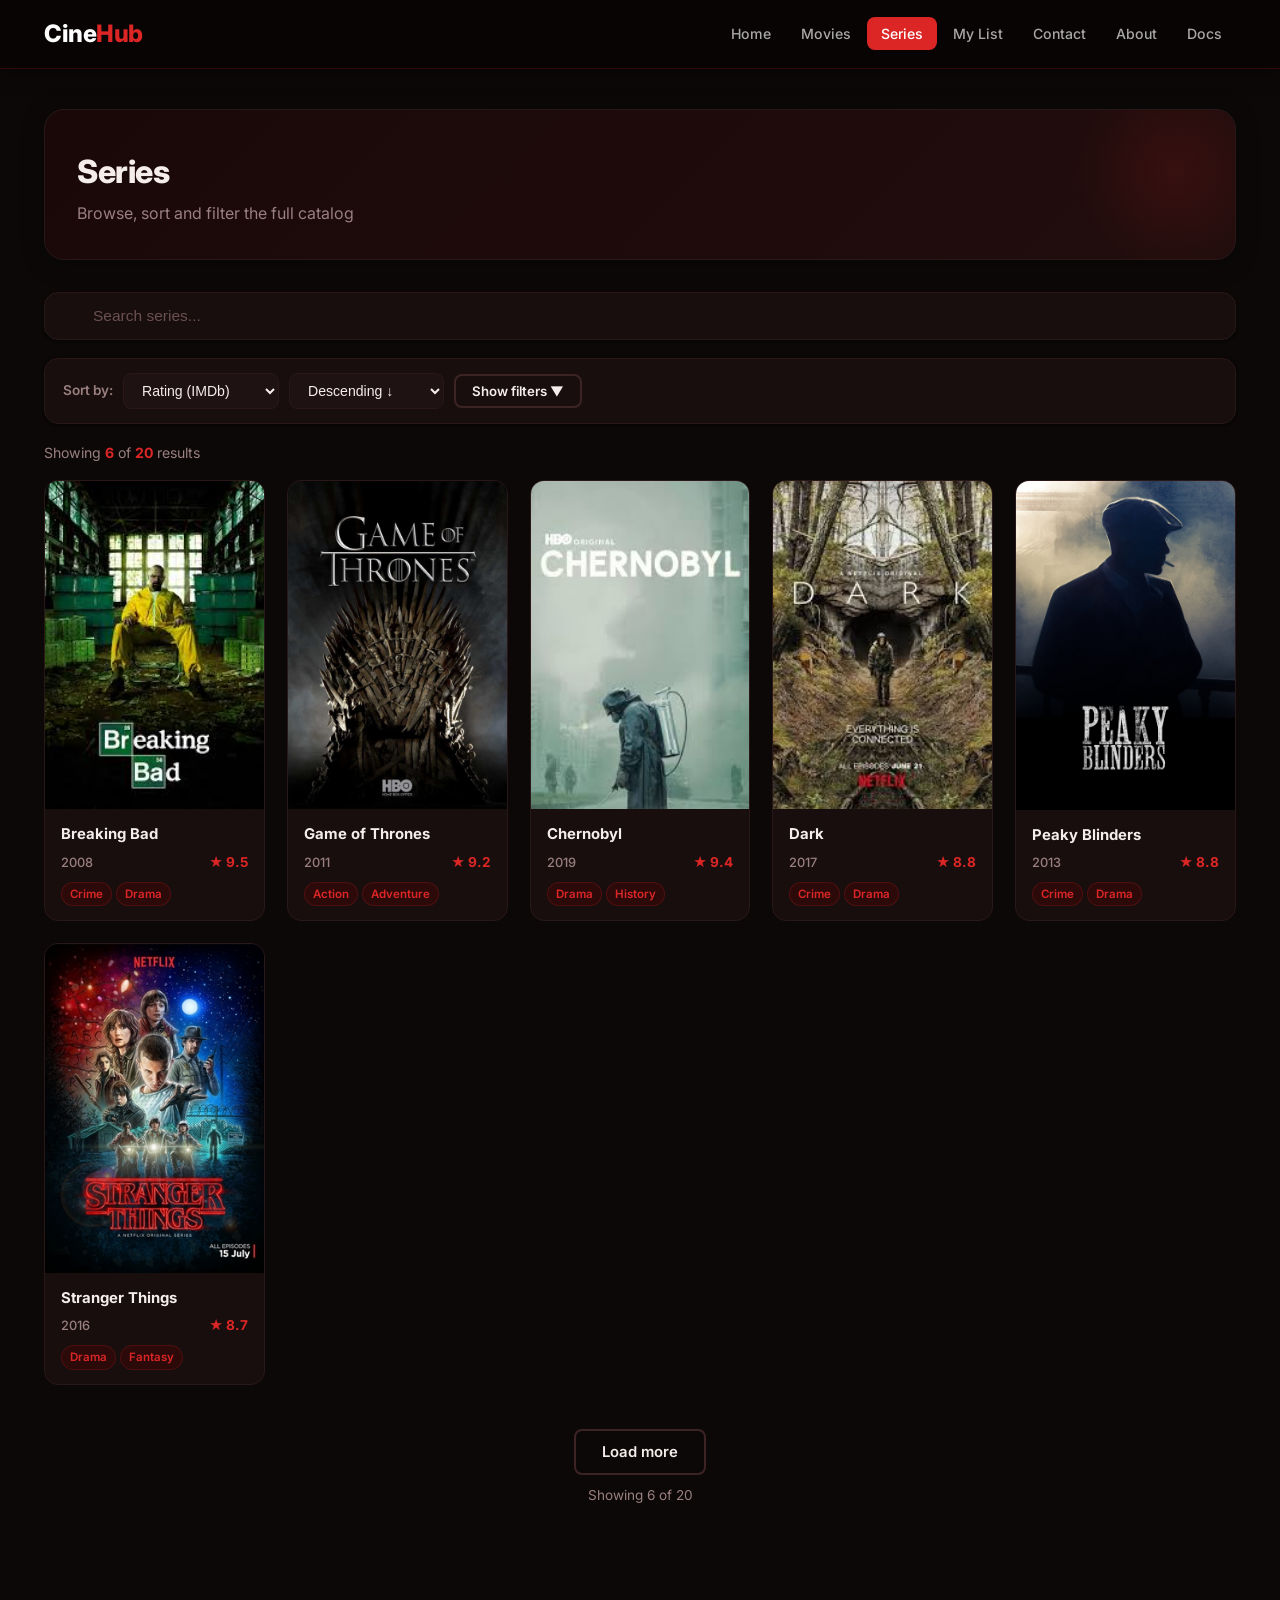
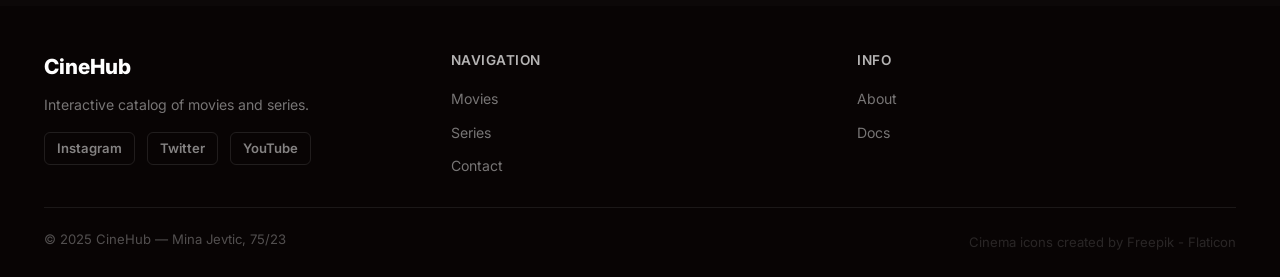
<file: series.html>
<!DOCTYPE html>
<html lang="en">
<head>
  <meta charset="UTF-8" />
  <meta name="viewport" content="width=device-width, initial-scale=1.0" />
  <title>Series – CineHub</title>
  <meta name="description" content="Browse, sort and filter the full TV series catalog on CineHub. Find series by genre and IMDb rating." />
  <meta name="keywords" content="series, TV series, top series, drama, thriller, fantasy, CineHub" />
  <meta name="author" content="Mina Jevtic" />
  <meta name="robots" content="index, follow" />

  <link rel="icon" type="image/png" href="favicon.png" />
  <link rel="stylesheet" href="css/style.css" />
</head>
<body>

  <nav class="navbar">
    <div class="nav-inner">
      <a href="index.html" class="nav-logo">Cine<span>Hub</span></a>
      <ul class="nav-links" id="navLinks">
        <li><a href="index.html">Home</a></li>
        <li><a href="movies.html">Movies</a></li>
        <li><a href="series.html">Series</a></li>
        <li><a href="favorites.html">My List<span class="nav-fav-badge" id="navFavBadge"></span></a></li>
        <li><a href="contact.html">Contact</a></li>
        <li><a href="about.html">About</a></li>
        <li><a href="dokumentacija_CineHub.pdf" target="_blank">Docs</a></li>
      </ul>
      <button class="nav-hamburger" id="navHamburger">&#9776;</button>
    </div>
  </nav>

  <main class="catalog-page">
    <div class="container">

      <div class="catalog-header">
        <h1>Series</h1>
        <p>Browse, sort and filter the full catalog</p>
      </div>

      <div class="search-bar">

        <input type="text" id="searchInput" placeholder="Search series...">

      </div>

      <div class="controls-row">
        <label for="sortField">Sort by:</label>
        <select class="select-control" id="sortField" aria-label="Sort field">
          <option value="rating">Rating (IMDb)</option>
          <option value="year">Year</option>
          <option value="title">Title (A–Z)</option>
          <option value="duration">Episode duration</option>
        </select>

        <select class="select-control" id="sortOrder" aria-label="Sort order">
          <option value="desc">Descending ↓</option>
          <option value="asc">Ascending ↑</option>
        </select>

        <button class="btn btn-outline btn-sm" id="filterToggleBtn">Show filters ▼</button>
      </div>

      <div class="filter-panel" id="filterPanel" aria-label="Filter panel">
        <div class="filter-grid">
          <div class="filter-group">
            <label>Genre</label>
            <div class="checkbox-list" id="genreFilterList">
            </div>
          </div>
          <div class="filter-group">
            <label>Min. rating (IMDb)</label>
            <input type="range" id="ratingMinFilter" min="0" max="10" step="0.5" value="0" aria-label="Minimum rating" />
            <span class="range-display">0</span>
          </div>

        </div>

        <div class="filter-actions">
          <button class="btn btn-primary btn-sm" id="applyFiltersBtn">Apply filters</button>
          <button class="btn btn-outline btn-sm" id="resetFiltersBtn">Reset</button>
        </div>
      </div>
      <p class="results-info" id="resultsInfo"></p>
      <div class="cards-grid" id="catalogGrid" role="list" aria-label="Series list"></div>
      <div class="load-more-wrapper">
        <button class="btn btn-outline" id="loadMoreBtn" style="display:none">Load more</button>
        <p class="load-more-info" id="loadMoreInfo"></p>
      </div>

    </div>
  </main>
  <div class="modal-backdrop" id="itemModal" role="dialog" aria-modal="true" aria-labelledby="modalTitle">
    <div class="modal">
      <div class="modal-header">
        <h3 class="modal-title" id="modalTitle">Details</h3>
        <button class="modal-close" id="modalClose" aria-label="Close">✕</button>
      </div>
      <div class="modal-body" id="modalBody"></div>
    </div>
  </div>
  <footer class="footer" role="contentinfo">
    <div class="container">
      <div class="footer-grid">
        <div class="footer-brand">
          <div class="footer-logo">CineHub</div>
          <p>Interactive catalog of movies and series.</p>
          <div class="footer-social">
            <a href="#">Instagram</a>
            <a href="#">Twitter</a>
            <a href="#">YouTube</a>
          </div>
        </div>
        <div class="footer-col">
          <h4>Navigation</h4>
          <ul>
            <li><a href="movies.html">Movies</a></li>
            <li><a href="series.html">Series</a></li>
            <li><a href="contact.html">Contact</a></li>
          </ul>
        </div>
        <div class="footer-col">
          <h4>Info</h4>
          <ul>
            <li><a href="about.html">About</a></li>
            <li><a href="dokumentacija_CineHub.pdf" target="_blank">Docs</a></li>
          </ul>
        </div>
      </div>
      <div class="footer-bottom">
        <p>© 2025 CineHub — Mina Jevtic, 75/23</p>
        <p class="footer-attr"><a href="https://www.flaticon.com/free-icons/cinema" title="cinema icons" target="_blank" rel="noopener">Cinema icons created by Freepik - Flaticon</a></p>
      </div>
    </div>
  </footer>

  <div id="toast-container" role="region" aria-live="polite"></div>
  <script src="https://cdnjs.cloudflare.com/ajax/libs/jquery/3.7.1/jquery.min.js"></script>
  <script src="js/main.js"></script>
  <script src="js/catalog.js"></script>
  <script>
    $(document).ready(function () {
      initCatalogPage(DATA_URLS.series, 'series');
    });
  </script>
</body>
</html>
</file>
<file: css/style.css>
@import url('https://fonts.googleapis.com/css2?family=Inter:wght@400;500;600;700;800&display=swap');

:root {
  --color-bg: #0c0808;
  --color-bg-white: #180e0e;
  --color-bg-nav: #080404;
  --color-bg-footer: #080404;
  --color-bg-input: #1f1212;
  --color-accent: #dc2626;
  --color-accent-dark: #b91c1c;
  --color-accent-light: #2d0a0a;
  --color-accent2: #7f1d1d;
  --color-red: #ef4444;
  --color-text: #f5edec;
  --color-text-muted: #9a7f7f;
  --color-text-light: #6b5050;
  --color-border: #2a1818;
  --color-border2: #3d2424;
  --color-success: #16a34a;
  --color-error: #dc2626;
  --color-info: #dc2626;
  --color-warning: #d97706;
  --font-main: 'Inter', sans-serif;
  --border-radius: 8px;
  --border-radius-lg: 14px;
  --border-radius-xl: 20px;
  --shadow-sm: 0 1px 3px rgba(0, 0, 0, 0.4), 0 1px 2px rgba(0, 0, 0, 0.3);
  --shadow: 0 4px 16px rgba(0, 0, 0, 0.4), 0 2px 6px rgba(0, 0, 0, 0.3);
  --shadow-md: 0 8px 24px rgba(0, 0, 0, 0.5), 0 4px 8px rgba(0, 0, 0, 0.3);
  --shadow-hover: 0 12px 32px rgba(220, 38, 38, 0.25), 0 4px 12px rgba(0, 0, 0, 0.4);
  --transition: 0.2s ease;
}

*,
*::before,
*::after {
  box-sizing: border-box;
  margin: 0;
  padding: 0;
}

html {
  scroll-behavior: smooth;
}

body {
  background-color: var(--color-bg);
  color: var(--color-text);
  font-family: var(--font-main);
  font-size: 16px;
  line-height: 1.6;
  min-height: 100vh;
}

a {
  color: var(--color-accent);
  text-decoration: none;
  transition: color var(--transition);
}

a:hover {
  color: var(--color-accent-dark);
}

img {
  max-width: 100%;
  display: block;
}

ul {
  list-style: none;
}

button {
  cursor: pointer;
  font-family: var(--font-main);
}

.container {
  width: 100%;
  max-width: 1240px;
  margin: 0 auto;
  padding: 0 24px;
}

.navbar {
  background-color: var(--color-bg-nav);
  position: sticky;
  top: 0;
  z-index: 1000;
  box-shadow: 0 2px 16px rgba(0, 0, 0, 0.5);
  border-bottom: 1px solid rgba(220, 38, 38, 0.2);
}

.nav-inner {
  display: flex;
  align-items: center;
  justify-content: space-between;
  padding: 0 24px;
  height: 68px;
  max-width: 1240px;
  margin: 0 auto;
}

.nav-logo {
  font-size: 1.5rem;
  font-weight: 800;
  color: #ffffff;
  letter-spacing: -0.5px;
  display: flex;
  align-items: center;
  gap: 0;
  transition: opacity var(--transition);
}

.nav-logo:hover {
  opacity: 0.85;
  color: #ffffff;
}

.nav-logo span {
  color: var(--color-accent);
}


.nav-links {
  display: flex;
  gap: 2px;
  align-items: center;
}

.nav-links a {
  color: rgba(255, 255, 255, 0.65);
  padding: 8px 14px;
  border-radius: var(--border-radius);
  font-size: 0.88rem;
  font-weight: 500;
  transition: all var(--transition);
  position: relative;
}

.nav-links a::after {
  content: '';
  position: absolute;
  bottom: 2px;
  left: 14px;
  right: 14px;
  height: 2px;
  background: var(--color-accent);
  border-radius: 2px;
  transform: scaleX(0);
  transition: transform 0.2s ease;
}

.nav-links a:hover {
  color: #ffffff;
  background: rgba(220, 38, 38, 0.08);
}

.nav-links a:hover::after {
  transform: scaleX(1);
}

.nav-links a.active {
  color: #ffffff;
  background: var(--color-accent);
}

.nav-links a.active::after {
  display: none;
}

.nav-hamburger {
  display: none;
  flex-direction: column;
  justify-content: center;
  gap: 5px;
  background: none;
  border: none;
  padding: 6px;
  cursor: pointer;
  width: 36px;
  height: 36px;
  border-radius: 6px;
  color: #fff;
  font-size: 1.4rem;
  transition: background var(--transition);
}

.nav-hamburger:hover {
  background: rgba(255, 255, 255, 0.08);
}


.hero {
  background-image:
    linear-gradient(to bottom, rgba(0, 0, 0, 0.55) 0%, rgba(0, 0, 0, 0.80) 100%),
    url('../hero-bg.jpg');
  background-color: #0c0808;
  background-size: cover;
  background-position: center center;
  padding: 130px 24px 110px;
  text-align: center;
  position: relative;
  overflow: hidden;
}


.hero::before {
  content: '';
  position: absolute;
  top: -80px;
  left: 50%;
  transform: translateX(-50%);
  width: 600px;
  height: 600px;
  background: radial-gradient(circle, rgba(220, 38, 38, 0.22) 0%, transparent 65%);
  pointer-events: none;
}

.hero::after {
  content: '';
  position: absolute;
  bottom: 0;
  left: 0;
  right: 0;
  height: 4px;
  background: linear-gradient(90deg, var(--color-accent), var(--color-accent2));
}

.hero-eyebrow {
  display: inline-block;
  background: rgba(220, 38, 38, 0.15);
  border: 1px solid rgba(220, 38, 38, 0.35);
  color: #fca5a5;
  font-size: 0.78rem;
  font-weight: 600;
  letter-spacing: 1.5px;
  text-transform: uppercase;
  padding: 5px 14px;
  border-radius: 20px;
  margin-bottom: 20px;
}

.hero-title {
  font-size: clamp(2.2rem, 5vw, 3.6rem);
  font-weight: 800;
  color: #ffffff;
  margin-bottom: 16px;
  line-height: 1.15;
  letter-spacing: -1px;
}

.hero-title .gradient-text {
  background: linear-gradient(90deg, #f87171, #fb923c);
  -webkit-background-clip: text;
  -webkit-text-fill-color: transparent;
  background-clip: text;
}

.hero-subtitle {
  font-size: clamp(1rem, 2vw, 1.15rem);
  color: rgba(255, 255, 255, 0.6);
  max-width: 520px;
  margin: 0 auto 32px;
  line-height: 1.7;
}

.hero-buttons {
  display: flex;
  gap: 12px;
  justify-content: center;
  flex-wrap: wrap;
}

.hero-scroll {
  margin-top: 48px;
  display: flex;
  flex-direction: column;
  align-items: center;
  gap: 6px;
  color: rgba(255, 255, 255, 0.4);
  font-size: 0.75rem;
  letter-spacing: 1px;
  text-transform: uppercase;
}

.hero-scroll-arrow {
  width: 24px;
  height: 24px;
  border-right: 2px solid rgba(255, 255, 255, 0.35);
  border-bottom: 2px solid rgba(255, 255, 255, 0.35);
  transform: rotate(45deg);
  animation: scrollBounce 1.6s infinite;
}

@keyframes scrollBounce {

  0%,
  100% {
    transform: rotate(45deg) translateY(0);
    opacity: 0.5;
  }

  50% {
    transform: rotate(45deg) translateY(6px);
    opacity: 1;
  }
}


.features-grid {
  display: grid;
  grid-template-columns: repeat(3, 1fr);
  gap: 20px;
  margin-top: 8px;
}

.feature-card {
  background: var(--color-bg-white);
  border: 1px solid var(--color-border);
  border-radius: var(--border-radius-lg);
  padding: 28px 24px;
  text-align: center;
  transition: box-shadow 0.2s ease, transform 0.2s ease;
}

.feature-card:hover {
  box-shadow: var(--shadow-md);
  transform: translateY(-3px);
}

.feature-icon {
  font-size: 2.2rem;
  margin-bottom: 14px;
  display: block;
}

.feature-card h3 {
  font-size: 1.05rem;
  font-weight: 700;
  color: var(--color-text);
  margin-bottom: 8px;
}

.feature-card p {
  font-size: 0.88rem;
  color: var(--color-text-muted);
  line-height: 1.6;
}

@media (max-width: 640px) {
  .features-grid {
    grid-template-columns: 1fr;
  }
}

.btn {
  display: inline-flex;
  align-items: center;
  gap: 8px;
  padding: 12px 26px;
  border-radius: var(--border-radius);
  font-size: 0.93rem;
  font-weight: 600;
  border: 2px solid transparent;
  transition: all var(--transition);
  cursor: pointer;
  text-decoration: none;
}

.btn-primary {
  background: var(--color-accent);
  color: #fff;
  border-color: var(--color-accent);
}

.btn-primary:hover {
  background: var(--color-accent-dark);
  border-color: var(--color-accent-dark);
  color: #fff;
  transform: translateY(-2px);
  box-shadow: 0 6px 20px rgba(220, 38, 38, 0.4);
}

.btn-outline {
  background: transparent;
  color: var(--color-text);
  border-color: var(--color-border2);
}

.btn-outline:hover {
  border-color: var(--color-accent);
  color: var(--color-accent);
  background: var(--color-accent-light);
  transform: translateY(-1px);
}


.btn-sm {
  padding: 7px 16px;
  font-size: 0.83rem;
}


.section {
  padding: 64px 0;
}

.section-header {
  display: flex;
  align-items: flex-end;
  justify-content: space-between;
  margin-bottom: 36px;
  flex-wrap: wrap;
  gap: 12px;
}

.section-title {
  font-size: 1.75rem;
  font-weight: 800;
  color: var(--color-text);
  letter-spacing: -0.5px;
  position: relative;
  padding-bottom: 12px;
}

.section-title::after {
  content: '';
  position: absolute;
  bottom: 0;
  left: 0;
  width: 44px;
  height: 3px;
  background: var(--color-accent);
  border-radius: 2px;
}

.stats-bar {
  background: #110a0a;
  border-top: 1px solid var(--color-border);
  border-bottom: 1px solid var(--color-border);
  padding: 32px 0;
  box-shadow: var(--shadow-sm);
}

.stats-grid {
  display: grid;
  grid-template-columns: repeat(auto-fit, minmax(130px, 1fr));
  gap: 20px;
  text-align: center;
}

.stat-item .stat-number {
  font-size: 2.2rem;
  font-weight: 800;
  color: var(--color-accent);
  display: block;
  line-height: 1.1;
  margin-bottom: 4px;
}

.stat-item .stat-label {
  color: var(--color-text-muted);
  font-size: 0.85rem;
  font-weight: 500;
}

.cards-grid {
  display: grid;
  grid-template-columns: repeat(auto-fill, minmax(200px, 1fr));
  gap: 22px;
}

.spotlight-grid {
  display: grid;
  grid-template-columns: 1fr 1fr;
  gap: 28px;
}

.spotlight-card {
  display: flex;
  gap: 24px;
  background: var(--color-bg-white);
  border: 1px solid var(--color-border);
  border-radius: var(--border-radius-lg);
  overflow: hidden;
  padding: 24px;
  transition: box-shadow var(--transition);
}

.spotlight-card:hover {
  box-shadow: var(--shadow-hover);
}

.spotlight-img-wrap {
  flex-shrink: 0;
  width: 150px;
  height: 220px;
  border-radius: 10px;
  overflow: hidden;
  position: relative;
  background: #1f1212;
}

.spotlight-img {
  width: 100%;
  height: 100%;
  object-fit: cover;
}


.spotlight-info {
  flex: 1;
  display: flex;
  flex-direction: column;
  gap: 10px;
}

.spotlight-badge {
  font-size: 0.75rem;
  font-weight: 600;
  color: var(--color-accent);
  text-transform: uppercase;
  letter-spacing: 1px;
}

.spotlight-title {
  font-size: 1.25rem;
  font-weight: 700;
  color: var(--color-text);
  line-height: 1.3;
  margin: 0;
}

.spotlight-meta {
  display: flex;
  flex-wrap: wrap;
  gap: 8px;
}

.spotlight-meta span {
  font-size: 0.8rem;
  color: var(--color-text-muted);
  background: var(--color-bg);
  padding: 3px 10px;
  border-radius: 20px;
  border: 1px solid var(--color-border);
}

.spotlight-desc {
  font-size: 0.88rem;
  color: var(--color-text-muted);
  line-height: 1.6;
  flex: 1;
  margin: 0;
}

.spotlight-cast {
  display: flex;
  gap: 8px;
  flex-wrap: wrap;
}

.spotlight-cast span {
  font-size: 0.78rem;
  font-weight: 600;
  background: var(--color-accent-light);
  color: var(--color-accent);
  padding: 3px 10px;
  border-radius: 20px;
}

.home-cards-grid {
  display: grid;
  grid-template-columns: repeat(6, 1fr);
  gap: 18px;
}

.home-card {
  background: var(--color-bg-white);
  border: 1px solid var(--color-border);
  border-radius: var(--border-radius-lg);
  overflow: hidden;
  transition: all var(--transition);
  cursor: default;
}

.home-card:hover {
  box-shadow: var(--shadow-hover);
  transform: translateY(-3px);
}

.home-card-img-wrap {
  position: relative;
  aspect-ratio: 2/3;
  overflow: hidden;
}

.home-card-img-wrap img {
  width: 100%;
  height: 100%;
  object-fit: cover;
  display: block;
}

.author-avatar {
  width: 120px;
  height: 120px;
  border-radius: 50%;
  overflow: hidden;
  background: #ddd;
  display: flex;
  align-items: center;
  justify-content: center;
}

.author-avatar img {
  width: 100%;
  height: 100%;
  object-fit: cover;
}

.home-card-body {
  padding: 12px 14px;
}

.home-card-title {
  font-size: 0.85rem;
  font-weight: 700;
  color: var(--color-text);
  line-height: 1.3;
  margin-bottom: 4px;
  white-space: nowrap;
  overflow: hidden;
  text-overflow: ellipsis;
}

.home-card-meta {
  font-size: 0.75rem;
  color: var(--color-text-muted);
  margin-bottom: 6px;
}

.home-card-genres {
  display: flex;
  gap: 4px;
  flex-wrap: wrap;
}

@media (max-width: 1100px) {
  .home-cards-grid {
    grid-template-columns: repeat(3, 1fr);
  }

  .spotlight-grid {
    grid-template-columns: 1fr;
  }
}

@media (max-width: 600px) {
  .home-cards-grid {
    grid-template-columns: repeat(2, 1fr);
  }

  .spotlight-card {
    flex-direction: column;
  }

  .spotlight-img-wrap {
    width: 100%;
    height: 200px;
  }
}

.card {
  background: var(--color-bg-white);
  border: 1px solid var(--color-border);
  border-radius: var(--border-radius-lg);
  overflow: hidden;
  transition: all var(--transition);
  position: relative;
}

.card:hover {
  transform: translateY(-5px);
  box-shadow: var(--shadow-hover);
  border-color: rgba(220, 38, 38, 0.35);
}

.card-poster-wrapper {
  position: relative;
  overflow: hidden;
  aspect-ratio: 2/3;
  background: #1f1212;
}

.card-poster {
  width: 100%;
  height: 100%;
  object-fit: cover;
  transition: transform 0.35s ease;
  display: block;
}

.card:hover .card-poster {
  transform: scale(1.04);
}

.card-poster-overlay {
  position: absolute;
  inset: 0;
  background: rgba(0, 0, 0, 0.55);
  opacity: 0;
  transition: opacity var(--transition);
  display: flex;
  align-items: center;
  justify-content: center;
  gap: 8px;
  flex-wrap: wrap;
  padding: 12px;
}

.card:hover .card-poster-overlay {
  opacity: 1;
}


.card-poster-placeholder {
  position: absolute;
  inset: 0;
  display: flex;
  flex-direction: column;
  align-items: center;
  justify-content: center;
  padding: 20px 14px;
  text-align: center;
  gap: 10px;
}

.placeholder-initials {
  font-size: 3rem;
  font-weight: 800;
  color: rgba(255, 255, 255, 0.95);
  letter-spacing: 4px;
  line-height: 1;
  text-shadow: 0 2px 12px rgba(0, 0, 0, 0.3);
}

.card-poster-placeholder .poster-title {
  font-size: 0.7rem;
  font-weight: 600;
  color: rgba(255, 255, 255, 0.75);
  letter-spacing: 0.5px;
  line-height: 1.4;
  text-transform: uppercase;
}

.card-body {
  padding: 14px 16px;
}

.card-title {
  font-size: 0.93rem;
  font-weight: 700;
  color: var(--color-text);
  margin-bottom: 5px;
  white-space: nowrap;
  overflow: hidden;
  text-overflow: ellipsis;
}

.card-meta {
  display: flex;
  justify-content: space-between;
  align-items: center;
  margin-bottom: 8px;
}

.card-year {
  color: var(--color-text-muted);
  font-size: 0.8rem;
  font-weight: 500;
}

.card-rating {
  display: flex;
  align-items: center;
  gap: 3px;
  color: var(--color-accent);
  font-size: 0.85rem;
  font-weight: 700;
}

.card-genres {
  display: flex;
  flex-wrap: wrap;
  gap: 4px;
}

.genre-tag {
  background: var(--color-accent-light);
  color: var(--color-accent);
  border: 1px solid rgba(220, 38, 38, 0.2);
  padding: 2px 8px;
  border-radius: 20px;
  font-size: 0.72rem;
  font-weight: 600;
}

.btn-fav {
  background: rgba(255, 255, 255, 0.15);
  border: 1px solid rgba(255, 255, 255, 0.3);
  color: #fff;
  padding: 6px 12px;
  border-radius: var(--border-radius);
  font-size: 0.85rem;
  transition: all var(--transition);
  cursor: pointer;
  backdrop-filter: blur(4px);
}

.btn-fav:hover,
.btn-fav.active {
  background: rgba(239, 68, 68, 0.85);
  border-color: transparent;
  color: #fff;
}

.catalog-page {
  padding: 40px 0;
}

.catalog-header {
  background: linear-gradient(135deg, #1a0808 0%, #220d0d 100%);
  border: 1px solid var(--color-border);
  border-radius: var(--border-radius-xl);
  padding: 36px 32px 32px;
  margin-bottom: 32px;
  box-shadow: 0 4px 24px rgba(0, 0, 0, 0.3);
  position: relative;
  overflow: hidden;
}

.catalog-header::before {
  content: '';
  position: absolute;
  top: -40px;
  right: -40px;
  width: 200px;
  height: 200px;
  background: radial-gradient(circle, rgba(220, 38, 38, 0.12) 0%, transparent 70%);
  pointer-events: none;
}

.catalog-header h1 {
  font-size: 2rem;
  font-weight: 800;
  color: var(--color-text);
  letter-spacing: -0.5px;
  margin-bottom: 4px;
}

.catalog-header p {
  color: var(--color-text-muted);
}


.search-bar {
  position: relative;
  margin-bottom: 18px;
}

.search-bar input {
  width: 100%;
  padding: 14px 20px 14px 48px;
  background: var(--color-bg-white);
  border: 1.5px solid var(--color-border);
  border-radius: var(--border-radius-lg);
  color: var(--color-text);
  font-size: 0.97rem;
  transition: border-color var(--transition), box-shadow var(--transition);
  box-shadow: var(--shadow-sm);
}

.search-bar input::placeholder {
  color: var(--color-text-light);
}

.search-bar input:focus {
  outline: none;
  border-color: var(--color-accent);
  box-shadow: 0 0 0 3px rgba(220, 38, 38, 0.1);
}


.controls-row {
  display: flex;
  gap: 10px;
  margin-bottom: 18px;
  flex-wrap: wrap;
  align-items: center;
  background: var(--color-bg-white);
  border: 1px solid var(--color-border);
  border-radius: var(--border-radius-lg);
  padding: 14px 18px;
  box-shadow: var(--shadow-sm);
}

.controls-row label {
  color: var(--color-text-muted);
  font-size: 0.85rem;
  font-weight: 600;
  white-space: nowrap;
}

.select-control {
  background: var(--color-bg-input);
  border: 1.5px solid var(--color-border);
  color: var(--color-text);
  padding: 8px 14px;
  border-radius: var(--border-radius);
  font-size: 0.88rem;
  cursor: pointer;
  transition: border-color var(--transition);
  min-width: 155px;
}

.select-control:focus {
  outline: none;
  border-color: var(--color-accent);
}

.filter-panel {
  background: var(--color-bg-white);
  border: 1px solid var(--color-border);
  border-radius: var(--border-radius-lg);
  padding: 22px 24px;
  margin-bottom: 20px;
  display: none;
  box-shadow: var(--shadow-sm);
}

.filter-panel.open {
  display: block;
}

.filter-grid {
  display: grid;
  grid-template-columns: repeat(auto-fill, minmax(200px, 1fr));
  gap: 20px;
}

.filter-group label {
  display: block;
  color: var(--color-text-muted);
  font-size: 0.78rem;
  font-weight: 700;
  text-transform: uppercase;
  letter-spacing: 0.7px;
  margin-bottom: 8px;
}

.filter-group input[type="range"] {
  width: 100%;
  accent-color: var(--color-accent);
}

.filter-group .range-display {
  color: var(--color-accent);
  font-size: 0.88rem;
  font-weight: 700;
  margin-top: 4px;
  display: block;
}

.filter-group .checkbox-list {
  display: flex;
  flex-direction: column;
  gap: 7px;
  max-height: 160px;
  overflow-y: auto;
}

.filter-group .checkbox-list::-webkit-scrollbar {
  width: 4px;
}

.filter-group .checkbox-list::-webkit-scrollbar-track {
  background: var(--color-bg);
}

.filter-group .checkbox-list::-webkit-scrollbar-thumb {
  background: var(--color-border2);
  border-radius: 2px;
}

.checkbox-item {
  display: flex;
  align-items: center;
  gap: 8px;
  cursor: pointer;
  font-size: 0.88rem;
  color: var(--color-text-muted);
  transition: color var(--transition);
}

.checkbox-item:hover {
  color: var(--color-text);
}

.checkbox-item input[type="checkbox"] {
  accent-color: var(--color-accent);
  width: 15px;
  height: 15px;
  cursor: pointer;
}

.filter-actions {
  display: flex;
  gap: 10px;
  margin-top: 18px;
  padding-top: 16px;
  border-top: 1px solid var(--color-border);
  flex-wrap: wrap;
}

.results-info {
  color: var(--color-text-muted);
  font-size: 0.88rem;
  margin-bottom: 16px;
}

.results-info strong {
  color: var(--color-accent);
}

.no-results {
  text-align: center;
  padding: 60px 20px;
}

.no-results .no-results-icon {
  font-size: 3rem;
  margin-bottom: 14px;
  opacity: 0.4;
}

.no-results p {
  color: var(--color-text-muted);
}


.load-more-wrapper {
  text-align: center;
  margin-top: 44px;
}

.load-more-info {
  color: var(--color-text-muted);
  font-size: 0.85rem;
  margin-top: 10px;
}

.modal-backdrop {
  display: none;
  position: fixed;
  inset: 0;
  background: rgba(0, 0, 0, 0.55);
  backdrop-filter: blur(4px);
  z-index: 2000;
  align-items: center;
  justify-content: center;
  padding: 20px;
}

.modal-backdrop.open {
  display: flex;
}

.modal {
  background: var(--color-bg-white);
  border-radius: var(--border-radius-xl);
  width: 100%;
  max-width: 700px;
  max-height: 90vh;
  overflow-y: auto;
  animation: modalIn 0.25s cubic-bezier(0.34, 1.4, 0.64, 1);
  box-shadow: 0 20px 60px rgba(0, 0, 0, 0.2);
}

@keyframes modalIn {
  from {
    opacity: 0;
    transform: translateY(-16px) scale(0.96);
  }

  to {
    opacity: 1;
    transform: translateY(0) scale(1);
  }
}

.modal-header {
  display: flex;
  align-items: center;
  justify-content: space-between;
  padding: 20px 24px;
  border-bottom: 1px solid var(--color-border);
  background: var(--color-bg);
  border-radius: var(--border-radius-xl) var(--border-radius-xl) 0 0;
}

.modal-title {
  font-size: 1.1rem;
  font-weight: 700;
  color: var(--color-text);
}

.modal-close {
  background: var(--color-border);
  border: none;
  color: var(--color-text-muted);
  font-size: 1rem;
  line-height: 1;
  transition: all var(--transition);
  padding: 6px 10px;
  border-radius: var(--border-radius);
}

.modal-close:hover {
  background: var(--color-border2);
  color: var(--color-text);
}

.modal-body {
  padding: 24px;
}

.modal-movie {
  display: flex;
  gap: 24px;
  flex-wrap: wrap;
}

.modal-poster {
  width: 170px;
  flex-shrink: 0;
  border-radius: var(--border-radius-lg);
  overflow: hidden;
  box-shadow: var(--shadow-md);
  border: 1px solid var(--color-border);
}

.modal-poster img {
  width: 100%;
  height: 255px;
  object-fit: cover;
}

.modal-info {
  flex: 1;
  min-width: 220px;
}

.modal-info h2 {
  font-size: 1.3rem;
  font-weight: 800;
  color: var(--color-text);
  margin-bottom: 4px;
}


.modal-meta-row {
  display: flex;
  flex-wrap: wrap;
  gap: 7px;
  margin-bottom: 14px;
}

.modal-badge {
  padding: 4px 12px;
  border-radius: 20px;
  font-size: 0.78rem;
  font-weight: 600;
}

.badge-year {
  background: var(--color-accent-light);
  color: var(--color-accent);
}

.badge-lang {
  background: #2d1a1a;
  color: #f87171;
}

.badge-status {
  background: #dcfce7;
  color: #15803d;
}

.modal-description {
  color: var(--color-text-muted);
  font-size: 0.92rem;
  line-height: 1.75;
  margin-bottom: 14px;
}

.modal-detail-row {
  display: flex;
  gap: 8px;
  margin-bottom: 6px;
  font-size: 0.88rem;
}

.modal-detail-row .detail-label {
  color: var(--color-text-muted);
  min-width: 80px;
  font-weight: 500;
}

.modal-detail-row .detail-value {
  color: var(--color-text);
  font-weight: 600;
}

.modal-cast {
  margin-top: 16px;
}

.modal-cast h4 {
  color: var(--color-text-muted);
  font-size: 0.78rem;
  font-weight: 700;
  text-transform: uppercase;
  letter-spacing: 0.7px;
  margin-bottom: 8px;
}

.cast-list {
  display: flex;
  flex-wrap: wrap;
  gap: 8px;
}

.cast-item {
  background: var(--color-bg);
  border: 1px solid var(--color-border);
  border-radius: var(--border-radius);
  padding: 6px 12px;
  font-size: 0.83rem;
}

.cast-item .cast-name {
  color: var(--color-text);
  font-weight: 600;
}

.cast-item .cast-role {
  color: var(--color-text-muted);
  font-size: 0.77rem;
}

.form-page {
  padding: 60px 0;
}

.form-container {
  max-width: 700px;
  margin: 0 auto;
  background: var(--color-bg-white);
  border: 1px solid var(--color-border);
  border-radius: var(--border-radius-xl);
  padding: 44px;
  box-shadow: var(--shadow);
}

.form-container h1 {
  font-size: 1.75rem;
  font-weight: 800;
  color: var(--color-text);
  margin-bottom: 4px;
  letter-spacing: -0.3px;
}

.form-container .form-subtitle {
  color: var(--color-text-muted);
  margin-bottom: 32px;
}

.form-group {
  margin-bottom: 20px;
}

.form-group label {
  display: block;
  color: var(--color-text);
  font-size: 0.88rem;
  font-weight: 600;
  margin-bottom: 6px;
}

.form-group label .required {
  color: var(--color-error);
  margin-left: 3px;
}

.form-control {
  width: 100%;
  background: var(--color-bg-input);
  border: 1.5px solid var(--color-border);
  border-radius: var(--border-radius);
  color: var(--color-text);
  padding: 11px 16px;
  font-size: 0.97rem;
  font-family: var(--font-main);
  transition: border-color var(--transition), box-shadow var(--transition);
}

.form-control::placeholder {
  color: var(--color-text-light);
}

.form-control:focus {
  outline: none;
  border-color: var(--color-accent);
  box-shadow: 0 0 0 3px rgba(220, 38, 38, 0.1);
  background: var(--color-bg-white);
}

textarea.form-control {
  resize: vertical;
  min-height: 130px;
}

select.form-control {
  cursor: pointer;
}

.field-error {
  color: var(--color-error);
  font-size: 0.8rem;
  margin-top: 5px;
  display: none;
}

.field-error.visible {
  display: block;
}

.radio-group {
  display: flex;
  flex-wrap: wrap;
  gap: 12px;
  margin-top: 6px;
}

.radio-item,
.checkbox-single {
  display: flex;
  align-items: center;
  gap: 8px;
  cursor: pointer;
  color: var(--color-text-muted);
  font-size: 0.93rem;
  transition: color var(--transition);
}

.radio-item:hover,
.checkbox-single:hover {
  color: var(--color-text);
}

.radio-item input[type="radio"],
.checkbox-single input[type="checkbox"] {
  accent-color: var(--color-accent);
  width: 16px;
  height: 16px;
  cursor: pointer;
}


.submit-btn-wrapper {
  margin-top: 28px;
  text-align: right;
}


.about-page {
  padding: 60px 0;
}

.author-card {
  max-width: 580px;
  margin: 0 auto;
  background: var(--color-bg-white);
  border: 1px solid var(--color-border);
  border-radius: var(--border-radius-xl);
  padding: 44px 40px;
  text-align: center;
  box-shadow: var(--shadow);
}

.author-avatar {
  width: 200px;
  height: 200px;
  border-radius: 50%;
  margin: 0 auto 22px;
  border: 3px solid var(--color-accent);
  overflow: hidden;
  display: flex;
  align-items: center;
  justify-content: center;
  font-size: 3.5rem;
  background: var(--color-bg);
}

.author-name {
  font-size: 1.7rem;
  font-weight: 800;
  color: var(--color-text);
  margin-bottom: 4px;
  letter-spacing: -0.3px;
}

.author-index {
  color: var(--color-accent);
  font-size: 1rem;
  font-weight: 700;
  margin-bottom: 6px;
}

.doc-page {
  padding: 60px 0;
}

.doc-container {
  max-width: 900px;
  margin: 0 auto;
}

.doc-container h1 {
  font-size: 1.9rem;
  font-weight: 800;
  color: var(--color-text);
  margin-bottom: 4px;
  letter-spacing: -0.5px;
}

.doc-subtitle {
  color: var(--color-text-muted);
  margin-bottom: 36px;
}

.doc-section {
  background: var(--color-bg-white);
  border: 1px solid var(--color-border);
  border-radius: var(--border-radius-lg);
  padding: 26px 28px;
  margin-bottom: 18px;
  box-shadow: var(--shadow-sm);
}

.doc-section h2 {
  font-size: 1.1rem;
  font-weight: 700;
  color: var(--color-accent);
  margin-bottom: 14px;
  padding-bottom: 10px;
  border-bottom: 1px solid var(--color-border);
}

.doc-section h3 {
  font-size: 0.95rem;
  font-weight: 600;
  color: var(--color-text);
  margin-bottom: 6px;
  margin-top: 14px;
}

.doc-section p,
.doc-section li {
  color: var(--color-text-muted);
  font-size: 0.93rem;
  line-height: 1.75;
  margin-bottom: 5px;
}

.doc-section ul {
  list-style: disc;
  padding-left: 20px;
}

.doc-section code {
  background: var(--color-bg);
  color: var(--color-accent);
  padding: 2px 6px;
  border-radius: 4px;
  font-family: 'Courier New', monospace;
  font-size: 0.85rem;
  border: 1px solid var(--color-border);
}

.doc-table {
  width: 100%;
  border-collapse: collapse;
  margin-top: 10px;
  font-size: 0.88rem;
}

.doc-table th {
  background: var(--color-bg);
  color: var(--color-text);
  padding: 10px 14px;
  text-align: left;
  font-weight: 600;
  border: 1px solid var(--color-border);
}

.doc-table td {
  padding: 10px 14px;
  border: 1px solid var(--color-border);
  color: var(--color-text-muted);
  vertical-align: top;
}

.doc-table tr:nth-child(even) td {
  background: var(--color-bg);
}

#toast-container {
  position: fixed;
  bottom: 24px;
  right: 24px;
  z-index: 9999;
  display: flex;
  flex-direction: column;
  gap: 10px;
  pointer-events: none;
}

.toast {
  display: flex;
  align-items: center;
  gap: 10px;
  background: var(--color-bg-white);
  border: 1px solid var(--color-border);
  border-left: 3px solid var(--color-info);
  border-radius: var(--border-radius);
  padding: 13px 18px;
  min-width: 270px;
  max-width: 370px;
  box-shadow: var(--shadow-md);
  animation: toastIn 0.3s cubic-bezier(0.34, 1.4, 0.64, 1) forwards;
  pointer-events: all;
}

.toast.toast-success {
  border-left-color: var(--color-success);
}

.toast.toast-error {
  border-left-color: var(--color-error);
}

.toast.toast-warning {
  border-left-color: var(--color-warning);
}

.toast.toast-info {
  border-left-color: var(--color-info);
}

.toast.fadeOut {
  animation: toastOut 0.3s ease forwards;
}

@keyframes toastIn {
  from {
    opacity: 0;
    transform: translateX(100%);
  }

  to {
    opacity: 1;
    transform: translateX(0);
  }
}

@keyframes toastOut {
  from {
    opacity: 1;
    transform: translateX(0);
  }

  to {
    opacity: 0;
    transform: translateX(100%);
  }
}

.toast-icon {
  font-size: 1rem;
  flex-shrink: 0;
}

.toast-message {
  color: var(--color-text);
  font-size: 0.88rem;
  flex: 1;
}

.footer {
  background: var(--color-bg-footer);
  padding: 44px 0 24px;
  margin-top: 60px;
}

.footer-grid {
  display: grid;
  grid-template-columns: repeat(auto-fit, minmax(180px, 1fr));
  gap: 28px;
  margin-bottom: 28px;
}

.footer-brand .footer-logo {
  font-size: 1.3rem;
  font-weight: 800;
  color: #ffffff;
  margin-bottom: 10px;
  display: block;
}

.footer-brand p {
  color: rgba(255, 255, 255, 0.45);
  font-size: 0.88rem;
  line-height: 1.6;
}

.footer-col h4 {
  color: rgba(255, 255, 255, 0.7);
  font-size: 0.85rem;
  font-weight: 600;
  text-transform: uppercase;
  letter-spacing: 0.5px;
  margin-bottom: 14px;
}

.footer-col ul {
  display: flex;
  flex-direction: column;
  gap: 8px;
}

.footer-col ul a {
  color: rgba(255, 255, 255, 0.45);
  font-size: 0.88rem;
  transition: color var(--transition);
}

.footer-col ul a:hover {
  color: #ffffff;
}

.footer-bottom {
  border-top: 1px solid rgba(255, 255, 255, 0.08);
  padding-top: 18px;
  display: flex;
  justify-content: space-between;
  align-items: center;
  flex-wrap: wrap;
  gap: 8px;
}

.footer-bottom p {
  color: rgba(255, 255, 255, 0.3);
  font-size: 0.82rem;
}


.footer-social {
  display: flex;
  gap: 12px;
  margin-top: 16px;
  flex-wrap: wrap;
}

.footer-social a {
  font-size: 0.82rem;
  font-weight: 600;
  color: rgba(255, 255, 255, 0.5);
  padding: 5px 12px;
  border-radius: 6px;
  border: 1px solid rgba(255, 255, 255, 0.1);
  transition: all var(--transition);
}

.footer-social a:hover {
  background: var(--color-accent);
  border-color: var(--color-accent);
  color: #fff;
}

.scroll-top-btn {
  position: fixed;
  bottom: 28px;
  right: 28px;
  width: 42px;
  height: 42px;
  background: var(--color-accent);
  color: #fff;
  border: none;
  border-radius: 50%;
  font-size: 1.1rem;
  font-weight: 700;
  cursor: pointer;
  box-shadow: 0 4px 14px rgba(220, 38, 38, 0.4);
  opacity: 0;
  pointer-events: none;
  transition: opacity 0.3s ease, transform 0.3s ease, background var(--transition);
  z-index: 999;
  display: flex;
  align-items: center;
  justify-content: center;
}

.scroll-top-btn.visible {
  opacity: 1;
  pointer-events: auto;
}

.scroll-top-btn:hover {
  background: var(--color-accent-dark);
  transform: translateY(-2px);
}


.scroll-top-btn svg {
  width: 18px;
  height: 18px;
}

.loading-spinner {
  display: flex;
  flex-direction: column;
  align-items: center;
  justify-content: center;
  padding: 60px 20px;
  gap: 14px;
}

.spinner {
  width: 38px;
  height: 38px;
  border: 3px solid var(--color-border);
  border-top-color: var(--color-accent);
  border-radius: 50%;
  animation: spin 0.7s linear infinite;
}

@keyframes spin {
  to {
    transform: rotate(360deg);
  }
}

.loading-text {
  color: var(--color-text-muted);
  font-size: 0.9rem;
}

::-webkit-scrollbar {
  width: 7px;
  height: 7px;
}

::-webkit-scrollbar-track {
  background: var(--color-bg);
}

::-webkit-scrollbar-thumb {
  background: var(--color-border2);
  border-radius: 4px;
}

::-webkit-scrollbar-thumb:hover {
  background: #9ca3af;
}

@media (max-width: 900px) {
  .cards-grid {
    grid-template-columns: repeat(auto-fill, minmax(170px, 1fr));
  }

  .modal-movie {
    flex-direction: column;
  }

  .modal-poster {
    width: 100%;
    max-width: 180px;
    margin: 0 auto;
  }

}

@media (max-width: 700px) {
  .nav-links {
    display: none;
    position: absolute;
    top: 68px;
    left: 0;
    right: 0;
    background: var(--color-bg-nav);
    border-bottom: 1px solid rgba(255, 255, 255, 0.08);
    flex-direction: column;
    padding: 12px;
    gap: 2px;
  }

  .nav-links.open {
    display: flex;
  }

  .nav-hamburger {
    display: flex;
  }

  .hero {
    padding: 55px 20px 48px;
  }

  .hero-buttons {
    flex-direction: column;
    align-items: center;
  }

  .section-header {
    flex-direction: column;
    align-items: flex-start;
  }

  .controls-row {
    flex-direction: column;
    align-items: flex-start;
  }

  .select-control {
    width: 100%;
    min-width: unset;
  }

  .form-container {
    padding: 26px 20px;
  }

  .author-card {
    padding: 30px 20px;
  }

  #toast-container {
    left: 12px;
    right: 12px;
    bottom: 12px;
  }

  .toast {
    min-width: unset;
    max-width: 100%;
  }

  .stats-grid {
    grid-template-columns: repeat(2, 1fr);
  }

  .catalog-header {
    padding: 24px 0 20px;
  }
}

@media (max-width: 480px) {
  .cards-grid {
    grid-template-columns: repeat(auto-fill, minmax(145px, 1fr));
    gap: 12px;
  }

  .card-body {
    padding: 10px 12px;
  }

  .card-title {
    font-size: 0.83rem;
  }
}

.nav-fav-badge {
  display: inline-flex;
  align-items: center;
  justify-content: center;
  background: var(--color-accent);
  color: #fff;
  font-size: 0.65rem;
  font-weight: 700;
  min-width: 18px;
  height: 18px;
  border-radius: 999px;
  padding: 0 5px;
  margin-left: 5px;
  line-height: 1;
  vertical-align: middle;
  display: none;
}

.nav-fav-badge.visible {
  display: inline-flex;
}

.favorites-page {
  min-height: 70vh;
  padding: 48px 0 80px;
}

.fav-page-header {
  display: flex;
  align-items: flex-end;
  justify-content: space-between;
  gap: 16px;
  margin-bottom: 40px;
  flex-wrap: wrap;
}

.fav-page-header h1 {
  font-size: 2rem;
  font-weight: 800;
  color: var(--color-text);
  display: flex;
  align-items: center;
  gap: 10px;
}

.fav-page-header h1 .fav-heart {
  color: var(--color-red);
}

.fav-page-header p {
  color: var(--color-text-muted);
  font-size: 0.95rem;
  margin-top: 4px;
}

.fav-section {
  margin-bottom: 52px;
}

.fav-section-title {
  display: flex;
  align-items: center;
  gap: 12px;
  margin-bottom: 20px;
  padding-bottom: 12px;
  border-bottom: 2px solid var(--color-border);
}

.fav-section-title h2 {
  font-size: 1.25rem;
  font-weight: 700;
  color: var(--color-text);
}

.fav-section-count {
  background: var(--color-accent-light);
  color: var(--color-accent);
  font-size: 0.78rem;
  font-weight: 700;
  padding: 2px 9px;
  border-radius: 999px;
}


.fav-empty {
  text-align: center;
  padding: 80px 24px;
}

.fav-empty-icon {
  color: var(--color-border2);
  margin-bottom: 20px;
}

.fav-empty h3 {
  font-size: 1.4rem;
  font-weight: 700;
  color: var(--color-text);
  margin-bottom: 10px;
}

.fav-empty p {
  color: var(--color-text-muted);
  font-size: 0.95rem;
  max-width: 380px;
  margin: 0 auto 28px;
  line-height: 1.7;
}

.fav-empty-btns {
  display: flex;
  gap: 12px;
  justify-content: center;
  flex-wrap: wrap;
}

.confirm-backdrop {
  display: none;
  position: fixed;
  inset: 0;
  background: rgba(0, 0, 0, 0.55);
  backdrop-filter: blur(4px);
  z-index: 3000;
  align-items: center;
  justify-content: center;
  padding: 20px;
}

.confirm-backdrop.open {
  display: flex;
}

.confirm-box {
  background: var(--color-bg-white);
  border-radius: var(--border-radius-xl);
  padding: 32px 28px 24px;
  max-width: 380px;
  width: 100%;
  text-align: center;
  box-shadow: 0 20px 60px rgba(0, 0, 0, 0.5);
}

.confirm-box p {
  font-size: 1.05rem;
  color: var(--color-text);
  margin-bottom: 24px;
  line-height: 1.5;
}

.confirm-btns {
  display: flex;
  gap: 12px;
  justify-content: center;
}


@media (max-width: 700px) {
  .fav-page-header {
    flex-direction: column;
    align-items: flex-start;
  }

  .fav-empty {
    padding: 48px 16px;
  }
}
.footer-attr {
  margin-top: 6px;
  font-size: 0.72rem;
  opacity: 0.45;
}
.footer-attr a {
  color: inherit;
  text-decoration: none;
}
.footer-attr a:hover {
  opacity: 1;
  text-decoration: underline;
}
</file>
